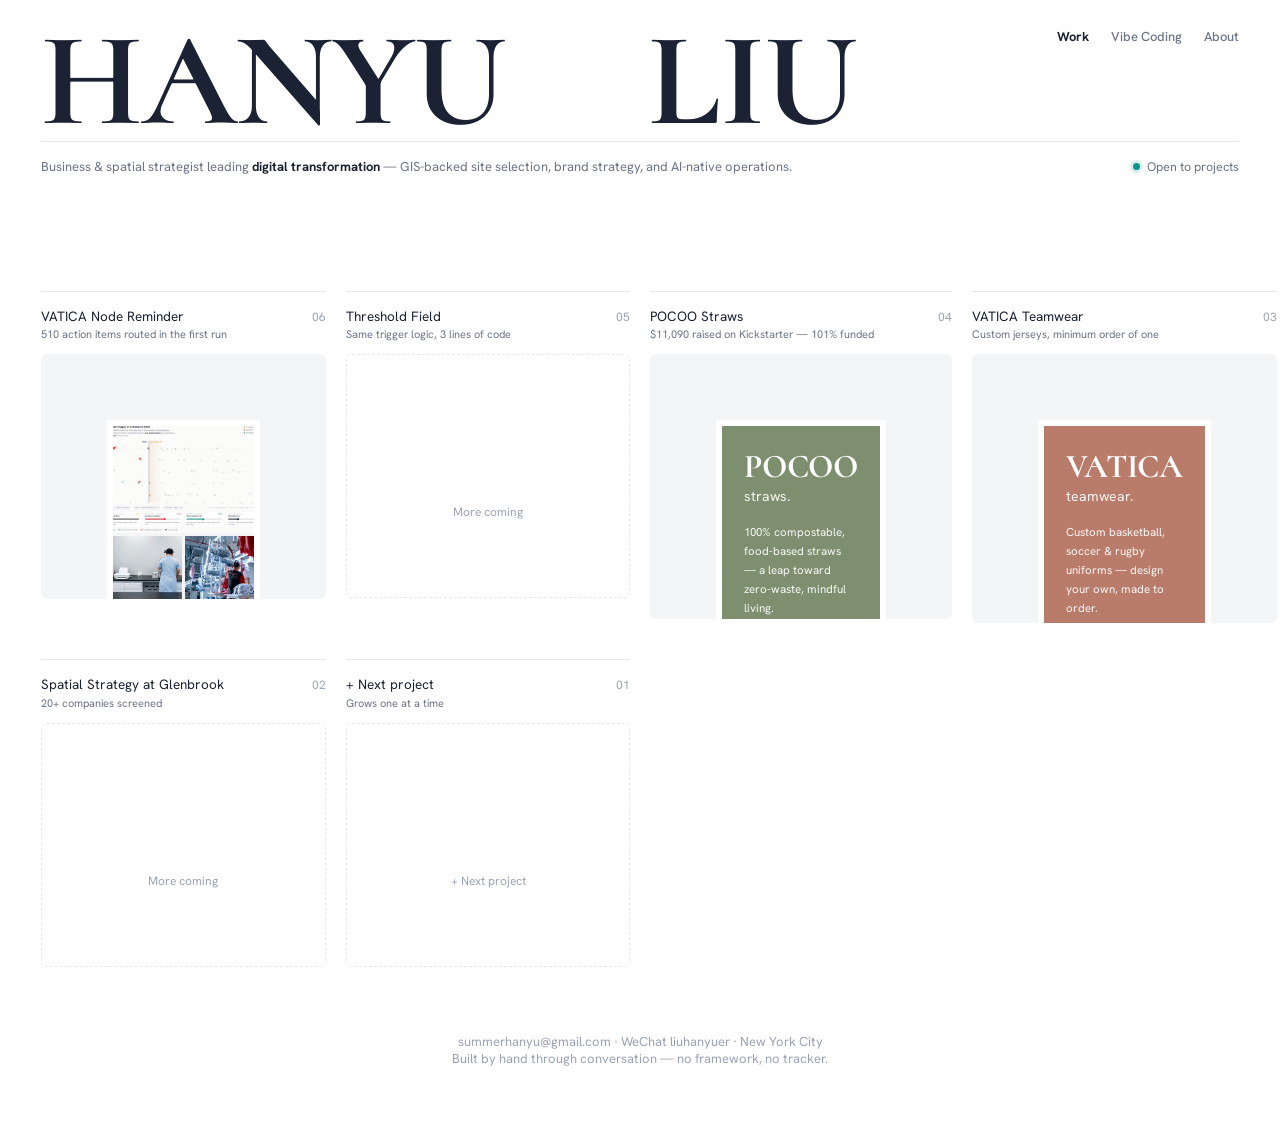
<file: hanyu-portfolio-round4/index.html>
<!DOCTYPE html>
<html lang="en">
<head>
<meta charset="UTF-8">
<meta name="viewport" content="width=device-width, initial-scale=1.0">
<title>Hanyu Liu — Spatial Strategy × Ops Tooling × AI-Native Craft</title>
<meta name="description" content="Business & spatial strategist leading digital transformation across site selection, brand strategy, and AI-native operations.">
<meta name="view-transition" content="same-origin">
<link rel="stylesheet" href="style.css">
<script src="site.js" defer></script>
</head>
<body>

  <div class="stickybar">
    <a class="sb-h" href="index.html" title="Hanyu Liu">
      <span class="sb-logo">H</span><span class="sb-hanzi">菡雨</span>
    </a>
    <nav>
      <a href="index.html" class="active">Work</a>
      <a href="vibe-coding.html">Vibe Coding</a>
      <a href="about.html">About</a>
    </nav>
    <a class="sb-l" href="index.html" title="Hanyu Liu">
      <span class="sb-logo">L</span><span class="sb-hanzi">刘</span>
    </a>
  </div>

  <header class="sitehead">
    <div class="mark cols4">
      <a class="m1" href="index.html">HANYU</a>
      <a class="m2" href="index.html">LIU</a>
      <nav class="marknav">
        <a href="index.html" class="active">Work</a>
        <a href="vibe-coding.html">Vibe Coding</a>
        <a href="about.html">About</a>
      </nav>
    </div>
    <div class="hbar cols4">
      <div class="hb bio">Business &amp; spatial strategist leading <b>digital transformation</b> —
         GIS-backed site selection, brand strategy, and AI-native operations.</div>
      <div class="hb status"><span class="dot"></span>Open to projects</div>
    </div>
  </header>

  <div class="wrap">
    <div class="pgrid">

      <div class="pcard">
        <div class="phead">
          <div><div class="pt">VATICA Node Reminder</div><div class="pc">510 action items routed in the first run</div></div>
          <div class="pid">06</div>
        </div>
        <a class="ptile" href="cases/vatica-node-reminder.html">
          <div class="pmedia vt-vatica">
            <div class="poster">
              <div class="p-main"><img src="assets/vatica-thumb.jpg" alt="Threshold trigger simulation"></div>
              <div class="p-strip">
                <div class="p-cell"><img src="assets/vatica-qc-lab.jpg" alt="QC lab"></div>
                <div class="p-cell"><img src="assets/vatica-factory-floor.jpg" alt="Factory floor"></div>
              </div>
            </div>
          </div>
        </a>
      </div>

      <div class="pcard">
        <div class="phead">
          <div><div class="pt">Threshold Field</div><div class="pc">Same trigger logic, 3 lines of code</div></div>
          <div class="pid">05</div>
        </div>
        <a class="ptile slot" href="demos/vatica-threshold-field.html">
          <div class="pmedia">More coming</div>
        </a>
      </div>

      <div class="pcard">
        <div class="phead">
          <div><div class="pt">POCOO Straws</div><div class="pc">$11,090 raised on Kickstarter — 101% funded</div></div>
          <div class="pid">04</div>
        </div>
        <div class="ptile">
          <div class="pmedia plabel pl-pocoo">
            <div class="pl-top">
              <div class="pl-brand">POCOO</div>
              <div class="pl-sub">straws.</div>
            </div>
            <div class="pl-desc">100% compostable, food-based straws — a leap toward zero-waste, mindful living.</div>
            <div class="pl-meta">PRODUCT DESIGN · KICKSTARTER · JUL–AUG 2023 · NEW YORK, NY · 57 BACKERS</div>
            <div class="pl-stat">$11,090 raised <span>· 101% funded · Project We Love</span></div>
          </div>
        </div>
      </div>

      <div class="pcard">
        <div class="phead">
          <div><div class="pt">VATICA Teamwear</div><div class="pc">Custom jerseys, minimum order of one</div></div>
          <div class="pid">03</div>
        </div>
        <div class="ptile">
          <div class="pmedia plabel pl-vatica">
            <div class="pl-top">
              <div class="pl-brand">VATICA</div>
              <div class="pl-sub">teamwear.</div>
            </div>
            <div class="pl-desc">Custom basketball, soccer &amp; rugby uniforms — design your own, made to order.</div>
            <div class="pl-meta">SPORT &amp; PERFORMANCE CLOTHING · JIANGXI, CHINA · DESIGN YOUR OWN TEAMWEAR</div>
            <div class="pl-stat">MOQ 1 piece <span>· custom print &amp; personalization</span></div>
          </div>
        </div>
      </div>

      <div class="pcard">
        <div class="phead">
          <div><div class="pt">Spatial Strategy at Glenbrook</div><div class="pc">20+ companies screened</div></div>
          <div class="pid">02</div>
        </div>
        <div class="ptile slot">
          <div class="pmedia">More coming</div>
        </div>
      </div>

      <div class="pcard">
        <div class="phead">
          <div><div class="pt">+ Next project</div><div class="pc">Grows one at a time</div></div>
          <div class="pid">01</div>
        </div>
        <div class="ptile slot">
          <div class="pmedia">+ Next project</div>
        </div>
      </div>

    </div>
  </div>

  <footer class="sitefoot">
    summerhanyu@gmail.com · WeChat liuhanyuer · New York City<br>
    Built by hand through conversation — no framework, no tracker.
  </footer>
</body>
</html>
</file>
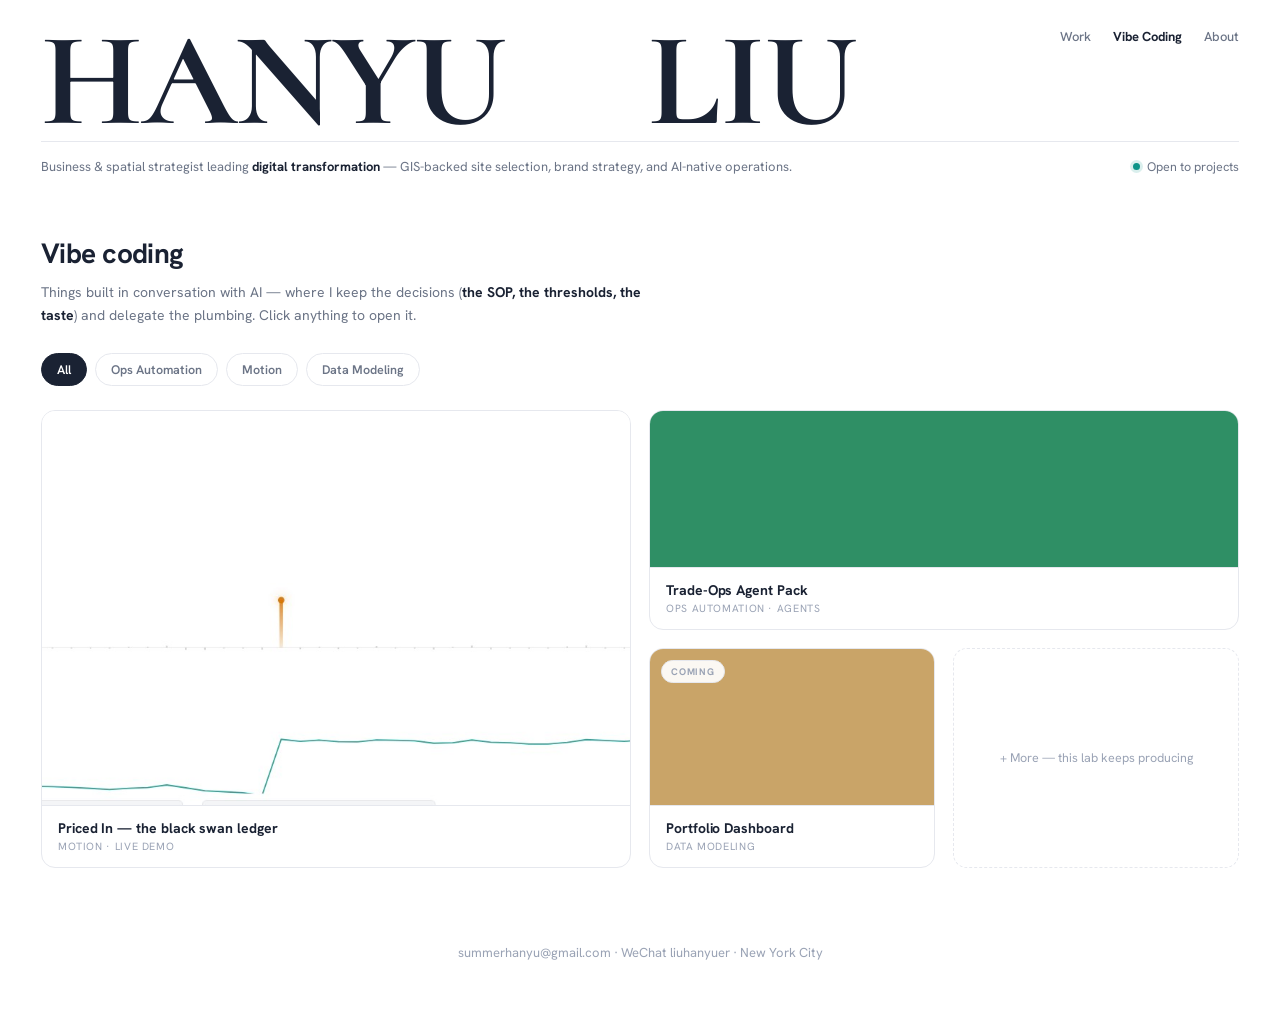
<file: hanyu-portfolio-round4/vibe-coding.html>
<!DOCTYPE html>
<html lang="en">
<head>
<meta charset="UTF-8">
<meta name="viewport" content="width=device-width, initial-scale=1.0">
<title>Vibe Coding — Hanyu Liu</title>
<meta name="view-transition" content="same-origin">
<link rel="stylesheet" href="style.css">
<script src="site.js" defer></script>
<style>
  /* ---------- landing: plain intro + a playful bento grid, same spirit as
     the Work grid but livelier — varied card sizes instead of a uniform row ---------- */
  header.vintro{ padding:44px 0 4px; }
  header.vintro h1{ font-size:28px; font-weight:680; letter-spacing:-0.02em; margin:0 0 10px; }
  header.vintro p{ font-size:14px; color:var(--dim); max-width:600px; line-height:1.65; margin:0; }
  header.vintro p b{ color:var(--ink); }

  .chips{ display:flex; gap:8px; flex-wrap:wrap; padding:22px 0 8px; }
  .chip{
    font-size:12.5px; font-weight:600; color:var(--dim); background:var(--panel);
    border:1px solid var(--line); border-radius:100px; padding:7px 15px; cursor:pointer;
    transition:all .18s ease; user-select:none;
  }
  .chip:hover{ color:var(--ink); }
  .chip.on{ background:var(--ink); color:#fff; border-color:var(--ink); }

  /* bento grid — explicit spans (not named areas) + auto-flow:dense, so
     filtering out a card lets the rest repack instead of leaving a hole */
  .vgrid{
    display:grid; grid-template-columns:repeat(4,1fr); grid-auto-rows:220px; grid-auto-flow:dense;
    gap:18px; padding:16px 0 20px;
  }
  .vcard{
    border-radius:14px; overflow:hidden; border:1px solid var(--line); background:var(--panel);
    cursor:pointer; position:relative; display:flex; flex-direction:column;
    transition:transform .25s ease, box-shadow .25s ease;
  }
  .vcard:hover{ transform:translateY(-4px); box-shadow:0 16px 36px rgba(26,34,51,0.12); }
  .vcard.hidden{ display:none; }
  .vcard.sz-big{ grid-column:span 2; grid-row:span 2; }
  .vcard.sz-wide{ grid-column:span 2; grid-row:span 1; }
  .vcard.sz-med, .vcard.sz-small{ grid-column:span 1; grid-row:span 1; }
  .vcard .vmedia{ flex:1 1 auto; position:relative; overflow:hidden; min-height:0; }
  .vcard .vmedia img{ width:100%; height:100%; object-fit:cover; display:block; }
  .vcard .vcap{ padding:13px 16px 14px; border-top:1px solid var(--line); flex:0 0 auto; }
  .vcard .vcap .t{ font-size:14px; font-weight:650; margin-bottom:2px; letter-spacing:-0.005em; }
  .vcard .vcap .c{ font-size:10.5px; color:var(--faint); text-transform:uppercase; letter-spacing:.06em; }
  .vcard .vph{ position:absolute; inset:0; }
  .vcard .soonmark{ position:absolute; top:11px; left:11px; font-size:9.5px; letter-spacing:.08em;
    text-transform:uppercase; background:rgba(255,255,255,0.92); border:1px solid var(--line); color:var(--faint);
    border-radius:100px; padding:4px 9px; font-weight:650; z-index:2; }
  /* the trailing "+ more" tile — dashed, non-interactive, matches the Work
     grid's own "+ Next project" slot */
  .vcard.slot{
    cursor:default; border-style:dashed; background:transparent;
  }
  .vcard.slot:hover{ transform:none; box-shadow:none; }
  .vcard.slot .vmedia{ display:flex; align-items:center; justify-content:center; color:var(--faint); font-size:12.5px; text-align:center; padding:10px; }

  @media (max-width:860px){
    .vgrid{ grid-template-columns:1fr; grid-auto-rows:auto; }
    .vcard.sz-big, .vcard.sz-wide, .vcard.sz-med, .vcard.sz-small{ grid-column:auto; grid-row:auto; }
    .vcard .vmedia{ min-height:210px; }
  }

  /* ---------- item detail modal — solid white info rail (spans the full
     panel height, flush top-to-bottom) + a centered preview card floating
     over a blurred "glass" stage — the info rail is 0.382 of the viewport
     width, the glass stage the 0.618 major (golden ratio, same proportion
     the Work case-study page uses the other way round) ---------- */
  .overlay{
    position:fixed; inset:0; z-index:100; display:none;
  }
  .overlay.open{ display:flex; }

  .info-rail{
    width:38.2%; min-width:320px; max-width:600px; flex:0 0 auto;
    height:100vh; background:#fff; border-right:1px solid var(--line);
    overflow-y:auto; position:relative;
    padding:64px 34px 30px; display:flex; flex-direction:column;
  }
  .info-rail .cat{ font-size:11px; letter-spacing:.14em; text-transform:uppercase; color:var(--faint); margin-bottom:8px; }
  .info-rail h2{ margin:0 0 14px; font-size:20px; font-weight:680; letter-spacing:-0.01em; line-height:1.25; }
  .info-rail .desc{ font-size:13.5px; line-height:1.7; color:#3a4356; margin-bottom:22px; }
  .kv{ border-top:1px solid var(--line); padding:11px 0; display:flex; justify-content:space-between; gap:14px; }
  .kv .k{ font-size:10.5px; color:var(--faint); text-transform:uppercase; letter-spacing:.05em; }
  .kv .v{ font-size:12.5px; color:var(--ink); font-weight:650; text-align:right; }
  .info-rail .open-link{ margin-top:auto; padding-top:18px; }
  .info-rail .open-link a{ font-size:13px; font-weight:650; color:var(--amber); text-decoration:none; }

  .glass-stage{
    flex:1 1 auto; height:100vh; position:relative; overflow:hidden;
    background:rgba(251,251,250,0.6); backdrop-filter:blur(18px) saturate(1.1);
    display:flex; align-items:center; justify-content:center; padding:6vh 5vw;
  }
  .preview-card{
    width:min(980px,100%); background:#fff; border-radius:16px; overflow:hidden;
    border:1px solid var(--line); box-shadow:0 30px 80px rgba(26,34,51,0.22);
    animation:pop .28s ease;
  }
  @keyframes pop{ from{ transform:scale(.97); opacity:0; } to{ transform:scale(1); opacity:1; } }
  .media{ background:var(--mat); aspect-ratio:16/10; position:relative; }
  .media iframe{ width:100%; height:100%; border:0; display:block; }
  .media img{ width:100%; height:100%; object-fit:cover; display:block; }
  .media .phbig{ position:absolute; inset:0; display:flex; align-items:center; justify-content:center;
    color:#fff; font-size:15px; font-weight:650; letter-spacing:.02em; text-align:center; padding:0 40px; }

  .ctrl{
    position:absolute; top:18px; display:flex; align-items:center; justify-content:center;
    width:34px; height:34px; border-radius:50%; background:rgba(255,255,255,0.85);
    border:1px solid var(--line); cursor:pointer; font-size:15px; color:var(--ink); z-index:5;
    user-select:none;
  }
  .ctrl:hover{ background:#fff; }
  .info-rail .ctrl.x{ left:18px; }
  .glass-stage .ctrl.prev{ right:64px; } .glass-stage .ctrl.next{ right:18px; }

  @media (max-width:860px){
    .overlay.open{ flex-direction:column; overflow-y:auto; height:100vh; }
    .info-rail{ width:100%; max-width:none; height:auto; min-height:0; border-right:none; border-bottom:1px solid var(--line); padding:56px 20px 24px; }
    .glass-stage{ height:auto; min-height:320px; padding:24px 16px; }
  }
</style>
</head>
<body>
  <div class="stickybar">
    <a class="sb-h" href="index.html" title="Hanyu Liu">
      <span class="sb-logo">H</span><span class="sb-hanzi">菡雨</span>
    </a>
    <nav>
      <a href="index.html">Work</a>
      <a href="vibe-coding.html" class="active">Vibe Coding</a>
      <a href="about.html">About</a>
    </nav>
    <a class="sb-l" href="index.html" title="Hanyu Liu">
      <span class="sb-logo">L</span><span class="sb-hanzi">刘</span>
    </a>
  </div>

  <header class="sitehead">
    <div class="mark cols4">
      <a class="m1" href="index.html">HANYU</a>
      <a class="m2" href="index.html">LIU</a>
      <nav class="marknav">
        <a href="index.html">Work</a>
        <a href="vibe-coding.html" class="active">Vibe Coding</a>
        <a href="about.html">About</a>
      </nav>
    </div>
    <div class="hbar cols4">
      <div class="hb bio">Business &amp; spatial strategist leading <b>digital transformation</b> —
         GIS-backed site selection, brand strategy, and AI-native operations.</div>
      <div class="hb status"><span class="dot"></span>Open to projects</div>
    </div>
  </header>

  <div class="wrap">
    <header class="vintro">
      <h1>Vibe coding</h1>
      <p>Things built in conversation with AI — where I keep the decisions
         (<b>the SOP, the thresholds, the taste</b>) and delegate the plumbing.
         Click anything to open it.</p>
    </header>

    <div class="chips" id="chips">
      <span class="chip on" data-cat="all">All</span>
      <span class="chip" data-cat="ops">Ops Automation</span>
      <span class="chip" data-cat="motion">Motion</span>
      <span class="chip" data-cat="data">Data Modeling</span>
    </div>

    <div class="vgrid" id="grid"></div>
  </div>

  <!-- item detail: flush white info rail (0.382) + centered preview card
       on a blurred glass stage (0.618) -->
  <div class="overlay" id="overlay">
    <div class="info-rail" id="infoRail">
      <div class="ctrl x" id="btnX">✕</div>
      <div class="cat" id="mCat"></div>
      <h2 id="mTitle"></h2>
      <div class="desc" id="mDesc"></div>
      <div id="mKv"></div>
      <div class="open-link" id="mLink"></div>
    </div>
    <div class="glass-stage">
      <div class="ctrl prev" id="btnPrev">←</div>
      <div class="ctrl next" id="btnNext">→</div>
      <div class="preview-card">
        <div class="media" id="mMedia"></div>
      </div>
    </div>
  </div>

  <footer class="sitefoot">
    summerhanyu@gmail.com · WeChat liuhanyuer · New York City
  </footer>

<script>
const ITEMS = [
  {
    cat:'motion', catLabel:'Motion · Live demo', title:'Priced In — the black swan ledger', size:'big',
    desc:'A live simulation of antifragility: ordinary days are noise, already priced in — no durable edge either way. Every so often the field throws a rare, oversized event, and the sliders let you tune how convex the payoff is and how exposed you stay. Watch how much of the cumulative line one rare day is responsible for.',
    kv:{ Category:'Motion · Systems thinking', Stack:'Canvas · zero deps', Interaction:'4 sliders · live sim', Concept:'Antifragility / convexity' },
    media:{ type:'iframe', src:'demos/antifragility-field.html' },
    tile:{ type:'img', src:'assets/antifragility-thumb.jpg' }
  },
  {
    cat:'ops', catLabel:'Ops Automation · Agents', title:'Trade-Ops Agent Pack', size:'wide',
    desc:'Inquiry triage and order-update agents for a garment exporter: system prompts that encode the sales SOP, knowledge-base templates the team fills once and reuses everywhere. Platform-portable — same pack runs on Claude or domestic Chinese platforms.',
    kv:{ Category:'Agents', Stack:'Prompt architecture', Portability:'Cross-platform', Status:'Delivered' },
    media:{ type:'ph', label:'Prompt architecture — no UI to screenshot, that’s the point' },
    tile:{ type:'ph', cls:'sw-teal' }
  },
  {
    cat:'data', catLabel:'Data Modeling', title:'Portfolio Dashboard', size:'med',
    desc:'Reserved space: an investment-portfolio dashboard and other numeric interfaces — built for my own ventures first, generalized later. This category grows as the lab produces.',
    kv:{ Category:'Data Modeling', Stack:'TBD', Status:'In the lab' },
    media:{ type:'ph', label:'In the lab — reserved for numeric interfaces' },
    tile:{ type:'ph', cls:'sw-sand', soon:true }
  },
];

const grid = document.getElementById('grid');
ITEMS.forEach((it, i) => {
  const d = document.createElement('div');
  d.className = `vcard sz-${it.size}`; d.dataset.cat = it.cat; d.dataset.i = i;
  if (it.tile.type === 'img') {
    d.innerHTML = `<div class="vmedia"><img src="${it.tile.src}" alt="${it.title}"></div>
      <div class="vcap"><div class="t">${it.title}</div><div class="c">${it.catLabel}</div></div>`;
  } else {
    d.innerHTML = `<div class="vmedia"><div class="vph ${it.tile.cls}"></div>
      ${it.tile.soon ? '<span class="soonmark">Coming</span>' : ''}</div>
      <div class="vcap"><div class="t">${it.title}</div><div class="c">${it.catLabel}</div></div>`;
  }
  d.addEventListener('click', () => openModal(i));
  grid.appendChild(d);
});

// trailing "+ more" tile — always present, not part of the filterable/modal item set
const slot = document.createElement('div');
slot.className = 'vcard sz-small slot';
slot.innerHTML = `<div class="vmedia">+ More — this lab keeps producing</div>`;
grid.appendChild(slot);

// filter
document.getElementById('chips').addEventListener('click', e => {
  const chip = e.target.closest('.chip'); if (!chip) return;
  document.querySelectorAll('.chip').forEach(c => c.classList.remove('on'));
  chip.classList.add('on');
  const cat = chip.dataset.cat;
  document.querySelectorAll('.vcard[data-cat]').forEach(t =>
    t.classList.toggle('hidden', cat !== 'all' && t.dataset.cat !== cat));
});

// modal
const overlay = document.getElementById('overlay');
let cur = 0;
function visibleIdx(){
  const cat = document.querySelector('.chip.on').dataset.cat;
  return ITEMS.map((it,i)=>({it,i})).filter(x => cat==='all'||x.it.cat===cat).map(x=>x.i);
}
function openModal(i){
  cur = i;
  const it = ITEMS[i];
  document.getElementById('mCat').textContent = it.catLabel;
  document.getElementById('mTitle').textContent = it.title;
  document.getElementById('mDesc').textContent = it.desc;
  document.getElementById('mKv').innerHTML = Object.entries(it.kv)
    .map(([k,v]) => `<div class="kv"><span class="k">${k}</span><span class="v">${v}</span></div>`).join('');
  document.getElementById('mLink').innerHTML = it.link ? `<a href="${it.link.href}">${it.link.label}</a>` : '';
  const m = document.getElementById('mMedia');
  if (it.media.type === 'iframe') m.innerHTML = `<iframe src="${it.media.src}"></iframe>`;
  else if (it.media.type === 'img') m.innerHTML = `<img src="${it.media.src}" alt="${it.title}">`;
  else m.innerHTML = `<div class="ph ${ITEMS[i].tile.cls||''}" style="position:absolute;inset:0"></div><div class="phbig">${it.media.label}</div>`;
  overlay.classList.add('open');
  document.body.style.overflow = 'hidden';
}
function closeModal(){
  overlay.classList.remove('open');
  document.getElementById('mMedia').innerHTML = '';
  document.body.style.overflow = '';
}
function step(dir){
  const vis = visibleIdx();
  const pos = vis.indexOf(cur);
  openModal(vis[(pos + dir + vis.length) % vis.length]);
}
document.getElementById('btnX').onclick = closeModal;
document.getElementById('btnPrev').onclick = e => { e.stopPropagation(); step(-1); };
document.getElementById('btnNext').onclick = e => { e.stopPropagation(); step(1); };
overlay.addEventListener('click', e => { if (e.target === overlay) closeModal(); });
document.addEventListener('keydown', e => {
  if (!overlay.classList.contains('open')) return;
  if (e.key === 'Escape') closeModal();
  if (e.key === 'ArrowLeft') step(-1);
  if (e.key === 'ArrowRight') step(1);
});
</script>
</body>
</html>
</file>
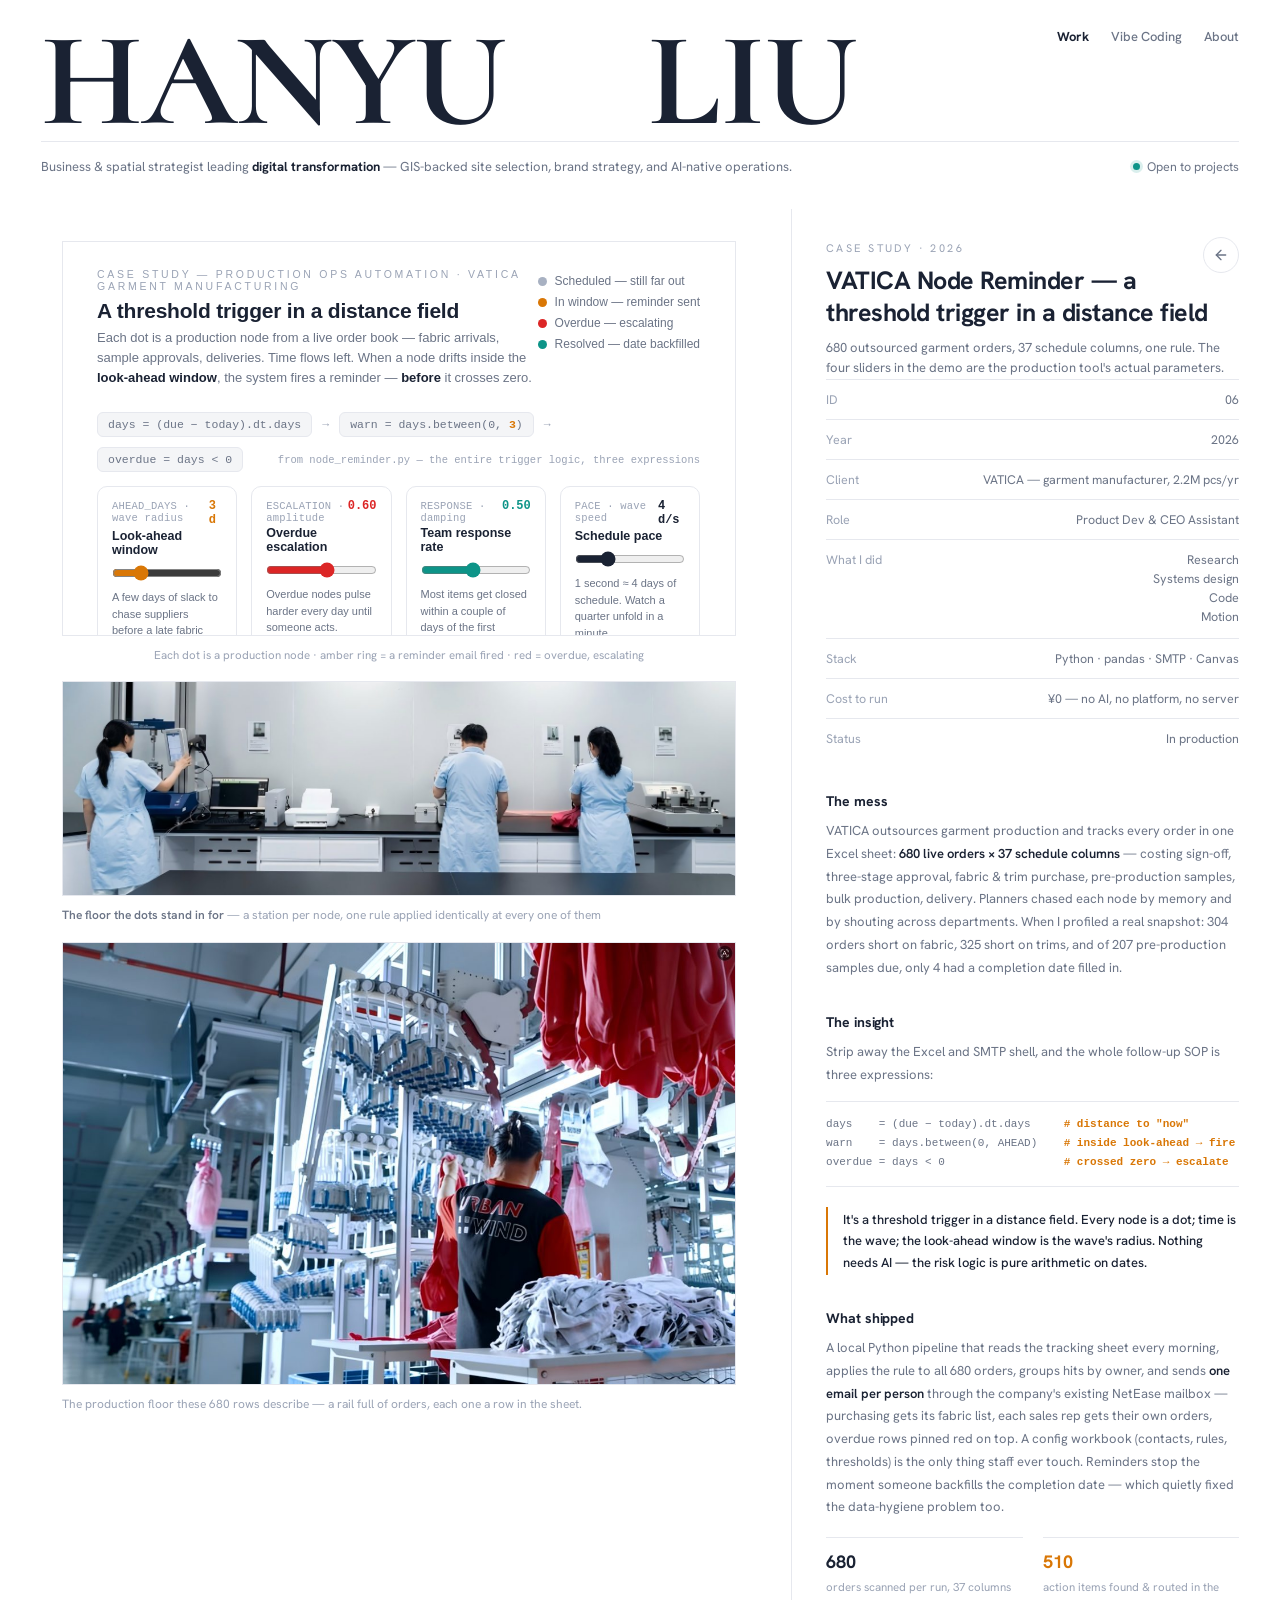
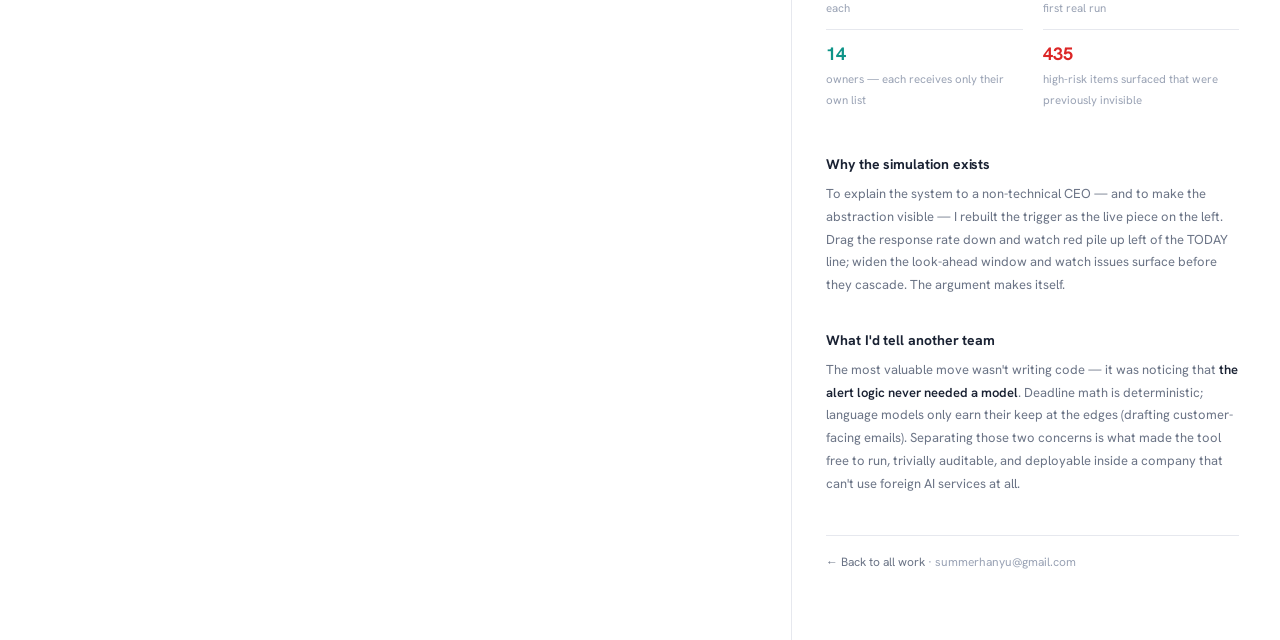
<file: hanyu-portfolio-round4/cases/vatica-node-reminder.html>
<!DOCTYPE html>
<html lang="en">
<head>
<meta charset="UTF-8">
<meta name="viewport" content="width=device-width, initial-scale=1.0">
<title>VATICA Node Reminder — Case Study · Hanyu Liu</title>
<link rel="stylesheet" href="../style.css">
<meta name="view-transition" content="same-origin">
<script src="../site.js" defer></script>
<style>
  .kicker{ font-size:11px; letter-spacing:.22em; text-transform:uppercase; color:var(--faint); margin-bottom:10px; }
  h1{ font-size:clamp(20px,2.2vw,25px); font-weight:680; letter-spacing:-0.02em; margin:0 0 8px; line-height:1.3; }
  .lede{ font-size:13px; color:var(--dim); line-height:1.6; margin:0; }

  .demo-hint{ font-size:11.5px; color:var(--faint); margin-top:-8px; text-align:center; line-height:1.5; }

  /* one consistent type scale for the whole narrative — 13px body,
     14px section heads, same ink/dim palette the metadata rows use */
  h2{ font-size:14px; font-weight:650; margin:34px 0 10px; letter-spacing:-0.005em; color:var(--ink); }
  p{ font-size:13px; line-height:1.75; color:var(--dim); margin:0 0 14px; }
  p b{ color:var(--ink); font-weight:600; }
  .pull{ border-left:2px solid var(--amber); padding:2px 0 2px 15px; margin:20px 0;
    font-size:13px; line-height:1.65; color:var(--ink); font-weight:500; }
  pre{ border-top:1px solid var(--line); border-bottom:1px solid var(--line); padding:13px 0;
    font-family:"SF Mono",Menlo,Consolas,monospace; font-size:11px; line-height:1.75; overflow-x:auto; color:var(--dim); margin:14px 0; }
  pre em{ font-style:normal; color:var(--amber); font-weight:600; }

  .grid2{ display:grid; grid-template-columns:1fr 1fr; column-gap:20px; margin:18px 0 6px; }
  @media (max-width:480px){ .grid2{ grid-template-columns:1fr; } }
  .fact{ padding:12px 0; border-top:1px solid var(--line); }
  .fact b{ display:block; font-size:18px; font-weight:650; margin-bottom:2px; font-variant-numeric:tabular-nums; color:var(--ink); }
  .fact span{ font-size:11.5px; color:var(--faint); line-height:1.5; }
  .fact.a b{ color:var(--amber);} .fact.r b{ color:var(--red);} .fact.t b{ color:var(--teal);}
</style>
</head>
<body>
  <div class="stickybar">
    <a class="sb-h" href="../index.html" title="Hanyu Liu">
      <span class="sb-logo">H</span><span class="sb-hanzi">菡雨</span>
    </a>
    <nav>
      <a href="../index.html" class="active">Work</a>
      <a href="../vibe-coding.html">Vibe Coding</a>
      <a href="../about.html">About</a>
    </nav>
    <a class="sb-l" href="../index.html" title="Hanyu Liu">
      <span class="sb-logo">L</span><span class="sb-hanzi">刘</span>
    </a>
  </div>

  <header class="sitehead">
    <div class="mark cols4">
      <a class="m1" href="../index.html">HANYU</a>
      <a class="m2" href="../index.html">LIU</a>
      <nav class="marknav">
        <a href="../index.html" class="active">Work</a>
        <a href="../vibe-coding.html">Vibe Coding</a>
        <a href="../about.html">About</a>
      </nav>
    </div>
    <div class="hbar cols4">
      <div class="hb bio">Business &amp; spatial strategist leading <b>digital transformation</b> —
         GIS-backed site selection, brand strategy, and AI-native operations.</div>
      <div class="hb status"><span class="dot"></span>Open to projects</div>
    </div>
  </header>

  <div class="pdcase">

    <!-- LEFT — sticky media rail: scrolls its own contents, pinned while the text column reads down -->
    <div class="pdmedia-col">
      <iframe class="vt-vatica" src="../demos/vatica-threshold-field.html" title="Interactive threshold-field demo"></iframe>
      <div class="demo-hint">Each dot is a production node · amber ring = a reminder email fired · red = overdue, escalating</div>
      <img src="../assets/vatica-qc-lab.jpg" alt="VATICA quality control lab — three technicians at evenly spaced testing stations">
      <div class="cap"><b>The floor the dots stand in for</b> — a station per node, one rule applied identically at every one of them</div>
      <img src="../assets/vatica-factory-floor.jpg" alt="VATICA production floor — garments on an overhead conveyor rail">
      <div class="cap">The production floor these 680 rows describe — a rail full of orders, each one a row in the sheet.</div>
    </div>

    <!-- RIGHT — gray text column: metadata panel, then the full narrative, read by scrolling down -->
    <div class="pdtext-col">
      <a class="back-icon" href="../index.html" title="Back to homepage" aria-label="Back to homepage">
        <svg viewBox="0 0 24 24" fill="none" stroke="currentColor" stroke-width="2" stroke-linecap="round" stroke-linejoin="round"><line x1="19" y1="12" x2="5" y2="12"/><polyline points="12 19 5 12 12 5"/></svg>
      </a>
      <div class="kicker">Case Study · 2026</div>
      <h1>VATICA Node Reminder — a threshold trigger in a distance field</h1>
      <p class="lede">680 outsourced garment orders, 37 schedule columns, one rule. The four sliders in the demo are the production tool's actual parameters.</p>

      <div class="pdrow"><span class="k">ID</span><span class="v">06</span></div>
      <div class="pdrow"><span class="k">Year</span><span class="v">2026</span></div>
      <div class="pdrow"><span class="k">Client</span><span class="v">VATICA — garment manufacturer, 2.2M pcs/yr</span></div>
      <div class="pdrow"><span class="k">Role</span><span class="v">Product Dev &amp; CEO Assistant</span></div>
      <div class="pdrow"><span class="k">What I did</span><span class="v list"><div>Research</div><div>Systems design</div><div>Code</div><div>Motion</div></span></div>
      <div class="pdrow"><span class="k">Stack</span><span class="v">Python · pandas · SMTP · Canvas</span></div>
      <div class="pdrow"><span class="k">Cost to run</span><span class="v">¥0 — no AI, no platform, no server</span></div>
      <div class="pdrow"><span class="k">Status</span><span class="v">In production</span></div>

      <h2>The mess</h2>
      <p>VATICA outsources garment production and tracks every order in one Excel sheet:
         <b>680 live orders × 37 schedule columns</b> — costing sign-off, three-stage approval,
         fabric &amp; trim purchase, pre-production samples, bulk production, delivery.
         Planners chased each node by memory and by shouting across departments.
         When I profiled a real snapshot: 304 orders short on fabric, 325 short on trims,
         and of 207 pre-production samples due, only 4 had a completion date filled in.</p>

      <h2>The insight</h2>
      <p>Strip away the Excel and SMTP shell, and the whole follow-up SOP is three expressions:</p>
      <pre>days    = (due − today).dt.days     <em># distance to "now"</em>
warn    = days.between(0, AHEAD)    <em># inside look-ahead → fire</em>
overdue = days &lt; 0                  <em># crossed zero → escalate</em></pre>
      <div class="pull">It's a threshold trigger in a distance field. Every node is a dot;
        time is the wave; the look-ahead window is the wave's radius.
        Nothing needs AI — the risk logic is pure arithmetic on dates.</div>

      <h2>What shipped</h2>
      <p>A local Python pipeline that reads the tracking sheet every morning, applies the rule to all
         680 orders, groups hits by owner, and sends <b>one email per person</b> through the company's
         existing NetEase mailbox — purchasing gets its fabric list, each sales rep gets their own orders,
         overdue rows pinned red on top. A config workbook (contacts, rules, thresholds) is the only thing
         staff ever touch. Reminders stop the moment someone backfills the completion date —
         which quietly fixed the data-hygiene problem too.</p>
      <div class="grid2">
        <div class="fact"><b>680</b><span>orders scanned per run, 37 columns each</span></div>
        <div class="fact a"><b>510</b><span>action items found &amp; routed in the first real run</span></div>
        <div class="fact t"><b>14</b><span>owners — each receives only their own list</span></div>
        <div class="fact r"><b>435</b><span>high-risk items surfaced that were previously invisible</span></div>
      </div>

      <h2>Why the simulation exists</h2>
      <p>To explain the system to a non-technical CEO — and to make the abstraction visible —
         I rebuilt the trigger as the live piece on the left. Drag the response rate down
         and watch red pile up left of the TODAY line; widen the look-ahead window and watch issues
         surface before they cascade. The argument makes itself.</p>

      <h2>What I'd tell another team</h2>
      <p>The most valuable move wasn't writing code — it was noticing that <b>the alert logic never
         needed a model</b>. Deadline math is deterministic; language models only earn their keep at the
         edges (drafting customer-facing emails). Separating those two concerns is what made the tool
         free to run, trivially auditable, and deployable inside a company that can't use foreign AI
         services at all.</p>

      <div style="margin-top:40px;padding-top:18px;border-top:1px solid var(--line);font-size:12px;color:var(--faint);">
        <a href="../index.html" style="color:var(--dim);text-decoration:none;">← Back to all work</a> · summerhanyu@gmail.com
      </div>
    </div>

  </div>

</body>
</html>
</file>
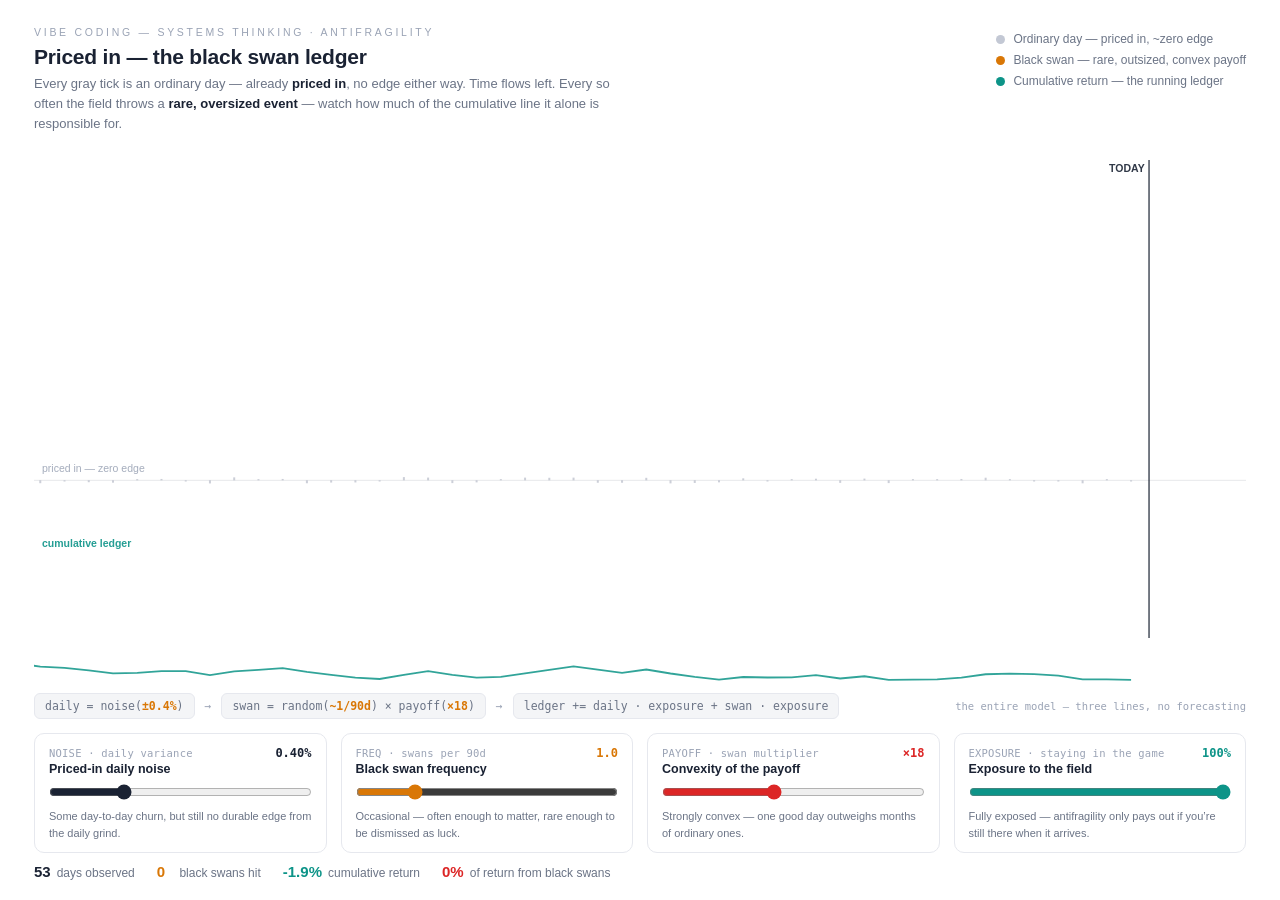
<file: hanyu-portfolio-round4/demos/antifragility-field.html>
<!DOCTYPE html>
<html lang="en">
<head>
<meta charset="UTF-8">
<meta name="viewport" content="width=device-width, initial-scale=1.0">
<title>Priced In — Antifragility &amp; the Black Swan Ledger</title>
<style>
  :root{
    --bg:#ffffff;
    --panel:#ffffff;
    --ink:#1a2233;
    --ink-dim:#6b7486;
    --ink-faint:#9aa3b5;
    --line:#e6e8ee;
    --idle:#c3c8d4;
    --amber:#d97706;
    --amber-soft:rgba(217,119,6,0.08);
    --red:#dc2626;
    --teal:#0d9488;
    --code-bg:#f4f5f7;
  }
  *{ box-sizing:border-box; }
  html,body{ margin:0; height:100%; background:var(--bg); overflow:hidden;
    font-family:-apple-system,BlinkMacSystemFont,"Segoe UI",Inter,Helvetica,Arial,sans-serif;
    color:var(--ink); }
  #wrap{ display:flex; flex-direction:column; height:100vh; padding:26px 34px 20px; gap:0; }

  header{ display:flex; justify-content:space-between; align-items:flex-start; flex:0 0 auto; }
  .kicker{ font-size:10.5px; letter-spacing:.26em; color:var(--ink-faint); text-transform:uppercase; margin-bottom:7px; }
  h1{ margin:0 0 5px; font-size:21px; font-weight:650; letter-spacing:-0.01em; }
  .sub{ font-size:13px; color:var(--ink-dim); max-width:580px; line-height:1.55; }
  .sub b{ color:var(--ink); font-weight:600; }

  .legend{ display:flex; flex-direction:column; gap:7px; padding-top:6px; }
  .lg{ display:flex; align-items:center; gap:8px; font-size:12px; color:var(--ink-dim); white-space:nowrap; }
  .lg .d{ width:9px; height:9px; border-radius:50%; flex:0 0 auto; }

  #fieldbox{ position:relative; flex:1 1 auto; min-height:0; margin:14px 0 10px; }
  canvas{ position:absolute; inset:0; width:100%; height:100%; display:block; }

  .codestrip{
    flex:0 0 auto; display:flex; gap:10px; align-items:center; flex-wrap:wrap;
    font-family:"SF Mono",SFMono-Regular,Menlo,Consolas,monospace; font-size:11.5px;
    color:var(--ink-dim); margin-bottom:14px;
  }
  .codestrip .chip{ background:var(--code-bg); border:1px solid var(--line); border-radius:6px; padding:5px 10px; }
  .codestrip .chip em{ font-style:normal; color:var(--amber); font-weight:600; }
  .codestrip .arrow{ color:var(--ink-faint); }
  .codestrip .src{ margin-left:auto; font-family:inherit; font-size:10.5px; color:var(--ink-faint); }

  .controls{ flex:0 0 auto; display:grid; grid-template-columns:repeat(4,1fr); gap:14px; }
  .ctl{ background:var(--panel); border:1px solid var(--line); border-radius:10px; padding:12px 14px 11px; }
  .ctl .row1{ display:flex; justify-content:space-between; align-items:baseline; margin-bottom:2px; }
  .ctl .pname{ font-family:"SF Mono",Menlo,Consolas,monospace; font-size:10.5px; color:var(--ink-faint); letter-spacing:.02em; }
  .ctl .pval{ font-family:"SF Mono",Menlo,Consolas,monospace; font-size:12px; font-weight:600; }
  .ctl .oplabel{ font-size:12.5px; font-weight:600; margin-bottom:7px; }
  .ctl input[type=range]{ width:100%; margin:0 0 7px; accent-color:var(--ink); height:18px; }
  .ctl .consequence{ font-size:11px; line-height:1.5; color:var(--ink-dim); min-height:2.9em; }
  .ctl.c-amber .pval{ color:var(--amber); } .ctl.c-amber input{ accent-color:var(--amber); }
  .ctl.c-red .pval{ color:var(--red); }   .ctl.c-red input{ accent-color:var(--red); }
  .ctl.c-teal .pval{ color:var(--teal); } .ctl.c-teal input{ accent-color:var(--teal); }
  .ctl.c-ink .pval{ color:var(--ink); }

  .stats{ display:flex; gap:22px; align-items:baseline; padding-top:10px; flex-wrap:wrap; }
  .stat{ display:flex; align-items:baseline; gap:6px; font-size:12px; color:var(--ink-dim); }
  .stat .n{ font-size:15px; font-weight:650; color:var(--ink); font-variant-numeric:tabular-nums; min-width:2ch; }
  .stat.s-amber .n{ color:var(--amber); } .stat.s-teal .n{ color:var(--teal); } .stat.s-red .n{ color:var(--red); }
</style>
</head>
<body>
<div id="wrap">
  <header>
    <div>
      <div class="kicker">Vibe Coding — Systems Thinking · Antifragility</div>
      <h1>Priced in — the black swan ledger</h1>
      <div class="sub">Every gray tick is an ordinary day — already <b>priced in</b>, no edge either way.
        Time flows left. Every so often the field throws a <b>rare, oversized event</b> —
        watch how much of the cumulative line it alone is responsible for.</div>
    </div>
    <div class="legend">
      <div class="lg"><span class="d" style="background:var(--idle)"></span>Ordinary day — priced in, ~zero edge</div>
      <div class="lg"><span class="d" style="background:var(--amber)"></span>Black swan — rare, outsized, convex payoff</div>
      <div class="lg"><span class="d" style="background:var(--teal)"></span>Cumulative return — the running ledger</div>
    </div>
  </header>

  <div id="fieldbox"><canvas id="c"></canvas></div>

  <div class="codestrip">
    <span class="chip">daily = noise(<em id="cNoise">±0.4%</em>)</span>
    <span class="arrow">→</span>
    <span class="chip">swan = random(<em id="cFreq">~1/90d</em>) × payoff(<em id="cPayoff">×18</em>)</span>
    <span class="arrow">→</span>
    <span class="chip">ledger += daily · exposure + swan · exposure</span>
    <span class="src">the entire model — three lines, no forecasting</span>
  </div>

  <div class="controls">
    <div class="ctl c-ink">
      <div class="row1"><span class="pname">NOISE · daily variance</span><span class="pval" id="vNoise">0.4%</span></div>
      <div class="oplabel">Priced-in daily noise</div>
      <input type="range" id="sNoise" min="0.1" max="1.2" step="0.05" value="0.4">
      <div class="consequence" id="qNoise"></div>
    </div>
    <div class="ctl c-amber">
      <div class="row1"><span class="pname">FREQ · swans per 90d</span><span class="pval" id="vFreq">1</span></div>
      <div class="oplabel">Black swan frequency</div>
      <input type="range" id="sFreq" min="0.2" max="4" step="0.1" value="1">
      <div class="consequence" id="qFreq"></div>
    </div>
    <div class="ctl c-red">
      <div class="row1"><span class="pname">PAYOFF · swan multiplier</span><span class="pval" id="vPayoff">×18</span></div>
      <div class="oplabel">Convexity of the payoff</div>
      <input type="range" id="sPayoff" min="2" max="40" step="1" value="18">
      <div class="consequence" id="qPayoff"></div>
    </div>
    <div class="ctl c-teal">
      <div class="row1"><span class="pname">EXPOSURE · staying in the game</span><span class="pval" id="vExp">100%</span></div>
      <div class="oplabel">Exposure to the field</div>
      <input type="range" id="sExp" min="0" max="100" step="5" value="100">
      <div class="consequence" id="qExp"></div>
    </div>
  </div>

  <div class="stats">
    <div class="stat"><span class="n" id="nDays">0</span>days observed</div>
    <div class="stat s-amber"><span class="n" id="nSwans">0</span>black swans hit</div>
    <div class="stat s-teal"><span class="n" id="nLedger">0.0%</span>cumulative return</div>
    <div class="stat s-red"><span class="n" id="nShare">0%</span>of return from black swans</div>
  </div>
</div>

<script>
(function(){
  const canvas = document.getElementById('c');
  const ctx = canvas.getContext('2d');
  const box = document.getElementById('fieldbox');

  const P = { noise:0.4, freq:1, payoff:18, exp:100 };

  const DAY_WINDOW = 50;     // total days visible across the width
  const SEED_DAYS = 46;      // days of history pre-simulated before "today"
  let W=0, H=0, dpr=1, midY=0, pxDay=0, todayX=0;

  function resize(){
    dpr = Math.min(window.devicePixelRatio||1, 2);
    W = box.clientWidth; H = box.clientHeight;
    canvas.width = W*dpr; canvas.height = H*dpr;
    canvas.style.width=W+'px'; canvas.style.height=H+'px';
    ctx.setTransform(dpr,0,0,dpr,0,0);
    midY = H*0.62;
    pxDay = W/DAY_WINDOW;
    todayX = SEED_DAYS*pxDay;
  }
  resize(); window.addEventListener('resize', resize);

  // ---- ledger state ----
  // events/ledgerHistory are positioned relative to the continuously advancing
  // `nowDay` clock (see frame loop below) — NOT to a fixed absolute window —
  // so the field scrolls smoothly forever instead of running off the right edge.
  let events = [];      // {day, mag, swan:bool}
  let ledgerFromNoise = 0, ledgerFromSwans = 0, swanCount = 0, dayCount = 0;
  let ledgerHistory = []; // {day, cum}

  function stepDay(day){
    dayCount++;
    const noiseMag = (Math.random()*2-1) * P.noise;   // ± noise%, ~zero mean, priced in
    let isSwan = Math.random() < (P.freq/90);
    let mag = noiseMag;
    if (isSwan){
      swanCount++;
      mag = P.noise * P.payoff * (0.6+Math.random()*0.8); // always positive — the convex win
    }
    const applied = mag * (P.exp/100);
    if (isSwan) ledgerFromSwans += applied; else ledgerFromNoise += applied;
    events.push({ day, mag, swan: isSwan });
    const cum = ledgerFromNoise + ledgerFromSwans;
    ledgerHistory.push({ day, cum });
    if (ledgerHistory.length > 600) ledgerHistory.shift();
    if (events.length > 600) events.shift();
  }
  for (let d=-SEED_DAYS; d<=0; d++) stepDay(d);
  let nowDay = 0, lastWholeDay = 0;

  // ---- copy ----
  const q = id=>document.getElementById(id);
  function updateCopy(){
    q('vNoise').textContent = P.noise.toFixed(2)+'%';
    q('cNoise').textContent = '±'+P.noise.toFixed(1)+'%';
    q('qNoise').textContent =
      P.noise<0.4 ? 'A tight, efficient market — ordinary days carry almost no signal.' :
      P.noise<0.8 ? 'Some day-to-day churn, but still no durable edge from the daily grind.' :
                    'Noisy days — easy to mistake for signal, but it still nets to nothing.';
    q('vFreq').textContent = P.freq.toFixed(1);
    q('cFreq').textContent = '~1/'+Math.round(90/P.freq)+'d';
    q('qFreq').textContent =
      P.freq<0.6 ? 'Rare. Most of the timeline is silence — the whole thesis rides on a handful of days.' :
      P.freq<2   ? 'Occasional — often enough to matter, rare enough to be dismissed as luck.' :
                   'Frequent enough that skeptics start calling it "the new normal" — right before it isn’t.';
    q('vPayoff').textContent = '×'+P.payoff;
    q('cPayoff').textContent = '×'+P.payoff;
    q('qPayoff').textContent =
      P.payoff<8  ? 'Mild convexity — the tail helps, but daily noise still competes for credit.' :
      P.payoff<22 ? 'Strongly convex — one good day outweighs months of ordinary ones.' :
                    'Extreme convexity — nearly the entire ledger is written by days you couldn’t have scheduled.';
    q('vExp').textContent = P.exp+'%';
    q('qExp').textContent =
      P.exp<30  ? 'Mostly on the sidelines — you dodge the noise, but you also miss the swan.' :
      P.exp<80  ? 'Partially in the game — some optionality captured, some left on the table.' :
                  'Fully exposed — antifragility only pays out if you’re still there when it arrives.';
  }
  const bind=(id,key,parse)=>{ const el=q(id); el.addEventListener('input',()=>{ P[key]=parse(el.value); updateCopy(); }); };
  bind('sNoise','noise',v=>+v); bind('sFreq','freq',v=>+v); bind('sPayoff','payoff',v=>+v); bind('sExp','exp',v=>+v);
  updateCopy();

  function updateStats(){
    q('nDays').textContent = dayCount;
    q('nSwans').textContent = swanCount;
    const cum = ledgerFromNoise + ledgerFromSwans;
    q('nLedger').textContent = (cum>=0?'+':'')+cum.toFixed(1)+'%';
    const total = Math.abs(ledgerFromNoise) + Math.abs(ledgerFromSwans);
    const share = total>0.001 ? Math.round(100*Math.abs(ledgerFromSwans)/total) : 0;
    q('nShare').textContent = share+'%';
  }

  // ---- sim / draw ----
  let acc = 0, last = performance.now();
  const DAYS_PER_SEC = 6;

  function draw(t){
    ctx.clearRect(0,0,W,H);

    // baseline (zero line)
    ctx.strokeStyle='rgba(26,34,51,0.10)'; ctx.lineWidth=1;
    ctx.beginPath(); ctx.moveTo(0,midY); ctx.lineTo(W,midY); ctx.stroke();
    ctx.fillStyle='rgba(154,163,181,0.9)';
    ctx.font='10.5px -apple-system,BlinkMacSystemFont,"Segoe UI",sans-serif';
    ctx.fillText('priced in — zero edge', 8, midY-8);

    // TODAY line
    ctx.strokeStyle='rgba(26,34,51,0.8)'; ctx.lineWidth=1.5;
    ctx.beginPath(); ctx.moveTo(todayX, 12); ctx.lineTo(todayX, H-46); ctx.stroke();
    ctx.fillStyle='rgba(26,34,51,0.9)';
    ctx.font='650 10.5px -apple-system,BlinkMacSystemFont,"Segoe UI",sans-serif';
    ctx.fillText('TODAY', todayX-40, 24);

    // events — positioned by distance from the continuously advancing "now", so
    // they drift smoothly leftward and the field never runs out of room
    const scaleY = (H*0.34) / 20; // px per % magnitude
    for (let i=0;i<events.length;i++){
      const e = events[i];
      const x = todayX - (nowDay-e.day)*pxDay;
      if (x<-20||x>W+20) continue;
      if (e.swan){
        const h = Math.min(H*0.42, e.mag*scaleY);
        const grad = ctx.createLinearGradient(0, midY-h, 0, midY);
        grad.addColorStop(0,'rgba(217,119,6,0.85)');
        grad.addColorStop(1,'rgba(217,119,6,0.15)');
        ctx.fillStyle = grad;
        ctx.fillRect(x-2.5, midY-h, 5, h);
        ctx.save();
        ctx.shadowBlur=14; ctx.shadowColor='rgba(217,119,6,0.55)';
        ctx.beginPath(); ctx.arc(x, midY-h, 4.5, 0, Math.PI*2);
        ctx.fillStyle='rgba(217,119,6,0.95)'; ctx.fill();
        ctx.restore();
      } else {
        const h = Math.max(1.2, Math.abs(e.mag)*scaleY*0.9);
        const up = e.mag>=0;
        ctx.fillStyle='rgba(163,168,184,0.55)';
        ctx.fillRect(x-1, up?midY-h:midY, 2, h);
      }
    }

    // cumulative ledger line
    if (ledgerHistory.length>1){
      const maxAbs = Math.max(10, ...ledgerHistory.map(p=>Math.abs(p.cum)));
      const lh = H*0.20;
      const baseY = H-24;
      ctx.beginPath();
      let started = false;
      for (let i=0;i<ledgerHistory.length;i++){
        const pt = ledgerHistory[i];
        const x = todayX - (nowDay-pt.day)*pxDay;
        if (x<-30) continue;
        const y = baseY - (pt.cum/maxAbs)*lh;
        if (!started){ ctx.moveTo(x,y); started = true; } else ctx.lineTo(x,y);
      }
      ctx.strokeStyle='rgba(13,148,136,0.85)'; ctx.lineWidth=1.8; ctx.stroke();
      ctx.fillStyle='rgba(13,148,136,0.9)';
      ctx.font='600 10.5px -apple-system,BlinkMacSystemFont,"Segoe UI",sans-serif';
      ctx.fillText('cumulative ledger', 8, baseY-lh-6);
    }
  }

  function frame(now){
    const dt = Math.min(0.1,(now-last)/1000); last = now;
    nowDay += dt*DAYS_PER_SEC;
    const wholeNow = Math.floor(nowDay);
    while (lastWholeDay < wholeNow){ lastWholeDay++; stepDay(lastWholeDay); }
    draw(now/1000);
    updateStats();
    requestAnimationFrame(frame);
  }
  requestAnimationFrame(frame);
})();
</script>
</body>
</html>
</file>
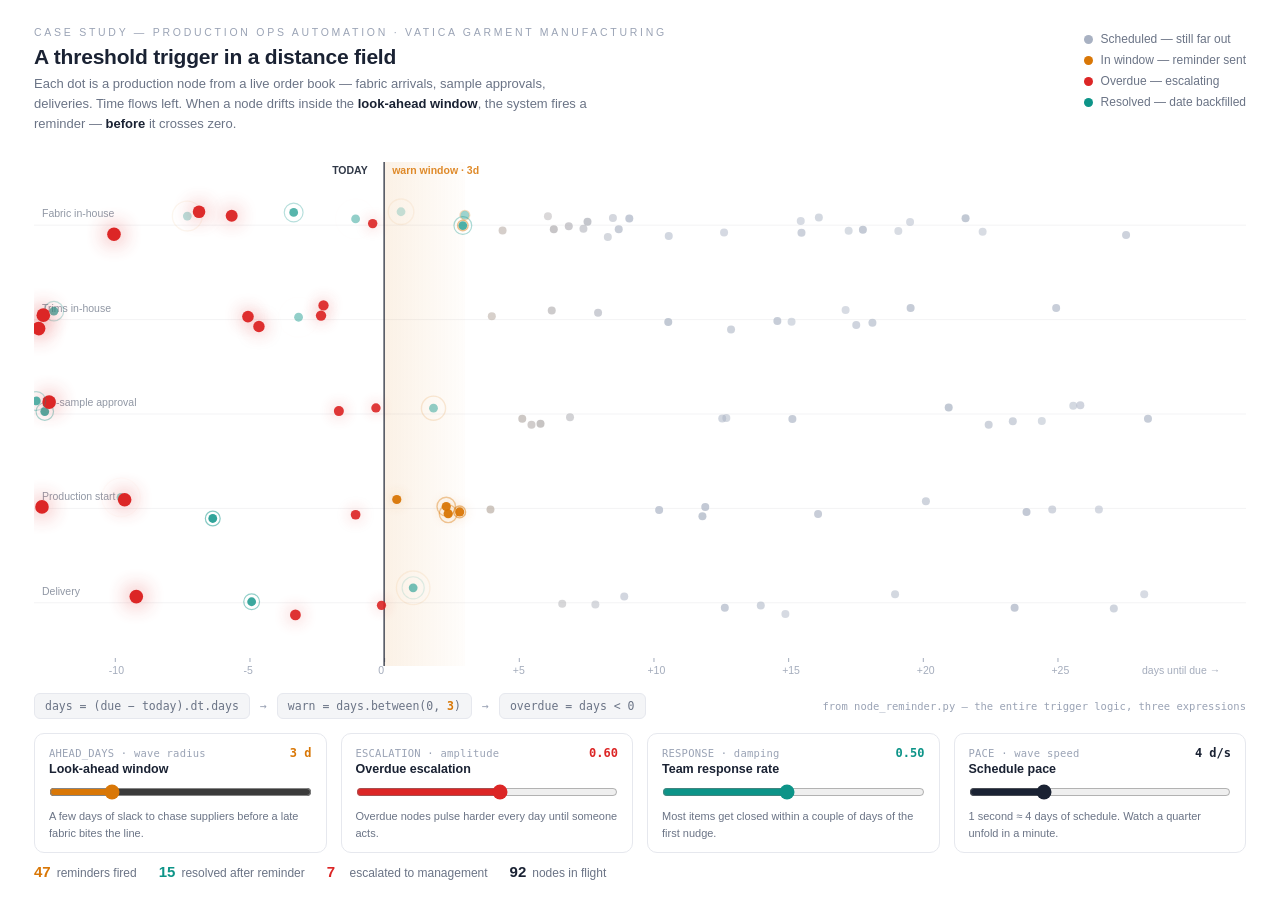
<file: hanyu-portfolio-round4/demos/vatica-threshold-field.html>
<!DOCTYPE html>
<html lang="en">
<head>
<meta charset="UTF-8">
<meta name="viewport" content="width=device-width, initial-scale=1.0">
<title>VATICA Node Reminder — A Threshold Trigger in a Distance Field</title>
<style>
  :root{
    --bg:#ffffff;
    --panel:#ffffff;
    --ink:#1a2233;
    --ink-dim:#6b7486;
    --ink-faint:#9aa3b5;
    --line:#e6e8ee;
    --idle:#a8b1c2;
    --idle-deep:#7d8799;
    --amber:#d97706;
    --amber-soft:rgba(217,119,6,0.08);
    --red:#dc2626;
    --teal:#0d9488;
    --code-bg:#f4f5f7;
  }
  *{ box-sizing:border-box; }
  html,body{ margin:0; height:100%; background:var(--bg); overflow:hidden;
    font-family:-apple-system,BlinkMacSystemFont,"Segoe UI",Inter,Helvetica,Arial,sans-serif;
    color:var(--ink); }
  #wrap{ display:flex; flex-direction:column; height:100vh; padding:26px 34px 20px; gap:0; }

  header{ display:flex; justify-content:space-between; align-items:flex-start; flex:0 0 auto; }
  .kicker{ font-size:10.5px; letter-spacing:.26em; color:var(--ink-faint); text-transform:uppercase; margin-bottom:7px; }
  h1{ margin:0 0 5px; font-size:21px; font-weight:650; letter-spacing:-0.01em; }
  .sub{ font-size:13px; color:var(--ink-dim); max-width:560px; line-height:1.55; }
  .sub b{ color:var(--ink); font-weight:600; }

  .legend{ display:flex; flex-direction:column; gap:7px; padding-top:6px; }
  .lg{ display:flex; align-items:center; gap:8px; font-size:12px; color:var(--ink-dim); white-space:nowrap; }
  .lg .d{ width:9px; height:9px; border-radius:50%; flex:0 0 auto; }

  #fieldbox{ position:relative; flex:1 1 auto; min-height:0; margin:14px 0 10px; }
  canvas{ position:absolute; inset:0; width:100%; height:100%; display:block; }

  .codestrip{
    flex:0 0 auto; display:flex; gap:10px; align-items:center; flex-wrap:wrap;
    font-family:"SF Mono",SFMono-Regular,Menlo,Consolas,monospace; font-size:11.5px;
    color:var(--ink-dim); margin-bottom:14px;
  }
  .codestrip .chip{ background:var(--code-bg); border:1px solid var(--line); border-radius:6px; padding:5px 10px; }
  .codestrip .chip em{ font-style:normal; color:var(--amber); font-weight:600; }
  .codestrip .arrow{ color:var(--ink-faint); }
  .codestrip .src{ margin-left:auto; font-family:inherit; font-size:10.5px; color:var(--ink-faint); }

  .controls{ flex:0 0 auto; display:grid; grid-template-columns:repeat(4,1fr); gap:14px; }
  .ctl{ background:var(--panel); border:1px solid var(--line); border-radius:10px; padding:12px 14px 11px; }
  .ctl .row1{ display:flex; justify-content:space-between; align-items:baseline; margin-bottom:2px; }
  .ctl .pname{ font-family:"SF Mono",Menlo,Consolas,monospace; font-size:10.5px; color:var(--ink-faint); letter-spacing:.02em; }
  .ctl .pval{ font-family:"SF Mono",Menlo,Consolas,monospace; font-size:12px; font-weight:600; }
  .ctl .oplabel{ font-size:12.5px; font-weight:600; margin-bottom:7px; }
  .ctl input[type=range]{ width:100%; margin:0 0 7px; accent-color:var(--ink); height:18px; }
  .ctl .consequence{ font-size:11px; line-height:1.5; color:var(--ink-dim); min-height:2.9em; }
  .ctl.c-amber .pval{ color:var(--amber); } .ctl.c-amber input{ accent-color:var(--amber); }
  .ctl.c-red .pval{ color:var(--red); }   .ctl.c-red input{ accent-color:var(--red); }
  .ctl.c-teal .pval{ color:var(--teal); } .ctl.c-teal input{ accent-color:var(--teal); }
  .ctl.c-ink .pval{ color:var(--ink); }

  .stats{ display:flex; gap:22px; align-items:baseline; padding-top:10px; }
  .stat{ display:flex; align-items:baseline; gap:6px; font-size:12px; color:var(--ink-dim); }
  .stat .n{ font-size:15px; font-weight:650; color:var(--ink); font-variant-numeric:tabular-nums; min-width:2ch; }
  .stat.s-amber .n{ color:var(--amber); } .stat.s-teal .n{ color:var(--teal); } .stat.s-red .n{ color:var(--red); }
</style>
</head>
<body>
<div id="wrap">
  <header>
    <div>
      <div class="kicker">Case Study — Production Ops Automation · VATICA Garment Manufacturing</div>
      <h1>A threshold trigger in a distance field</h1>
      <div class="sub">Each dot is a production node from a live order book — fabric arrivals, sample approvals, deliveries.
        Time flows left. When a node drifts inside the <b>look-ahead window</b>, the system fires a reminder —
        <b>before</b> it crosses zero.</div>
    </div>
    <div class="legend">
      <div class="lg"><span class="d" style="background:var(--idle)"></span>Scheduled — still far out</div>
      <div class="lg"><span class="d" style="background:var(--amber)"></span>In window — reminder sent</div>
      <div class="lg"><span class="d" style="background:var(--red)"></span>Overdue — escalating</div>
      <div class="lg"><span class="d" style="background:var(--teal)"></span>Resolved — date backfilled</div>
    </div>
  </header>

  <div id="fieldbox"><canvas id="c"></canvas></div>

  <div class="codestrip">
    <span class="chip">days = (due − today).dt.days</span>
    <span class="arrow">→</span>
    <span class="chip">warn = days.between(0, <em id="cAhead">3</em>)</span>
    <span class="arrow">→</span>
    <span class="chip">overdue = days &lt; 0</span>
    <span class="src">from node_reminder.py — the entire trigger logic, three expressions</span>
  </div>

  <div class="controls">
    <div class="ctl c-amber">
      <div class="row1"><span class="pname">AHEAD_DAYS · wave radius</span><span class="pval" id="vAhead">3 d</span></div>
      <div class="oplabel">Look-ahead window</div>
      <input type="range" id="sAhead" min="1" max="10" step="1" value="3">
      <div class="consequence" id="qAhead"></div>
    </div>
    <div class="ctl c-red">
      <div class="row1"><span class="pname">ESCALATION · amplitude</span><span class="pval" id="vEsc">0.6</span></div>
      <div class="oplabel">Overdue escalation</div>
      <input type="range" id="sEsc" min="0.1" max="1" step="0.05" value="0.6">
      <div class="consequence" id="qEsc"></div>
    </div>
    <div class="ctl c-teal">
      <div class="row1"><span class="pname">RESPONSE · damping</span><span class="pval" id="vResp">0.5</span></div>
      <div class="oplabel">Team response rate</div>
      <input type="range" id="sResp" min="0.05" max="1" step="0.05" value="0.5">
      <div class="consequence" id="qResp"></div>
    </div>
    <div class="ctl c-ink">
      <div class="row1"><span class="pname">PACE · wave speed</span><span class="pval" id="vPace">4 d/s</span></div>
      <div class="oplabel">Schedule pace</div>
      <input type="range" id="sPace" min="1" max="12" step="1" value="4">
      <div class="consequence" id="qPace"></div>
    </div>
  </div>

  <div class="stats">
    <div class="stat s-amber"><span class="n" id="nRem">0</span>reminders fired</div>
    <div class="stat s-teal"><span class="n" id="nRes">0</span>resolved after reminder</div>
    <div class="stat s-red"><span class="n" id="nEsc">0</span>escalated to management</div>
    <div class="stat"><span class="n" id="nAct">0</span>nodes in flight</div>
  </div>
</div>

<script>
(function(){
  const canvas = document.getElementById('c');
  const ctx = canvas.getContext('2d');
  const box = document.getElementById('fieldbox');

  const P = { ahead:3, esc:0.6, resp:0.5, pace:4 };

  const LANES = [
    'Fabric in-house',
    'Trims in-house',
    'PP-sample approval',
    'Production start',
    'Delivery',
  ];

  const DAY_MIN = -13, DAY_MAX = 32;  // visible day range
  let W=0, H=0, dpr=1, laneY=[], todayX=0, pxDay=0, fieldTop=0, fieldBot=0;

  function resize(){
    dpr = Math.min(window.devicePixelRatio||1, 2);
    W = box.clientWidth; H = box.clientHeight;
    canvas.width = W*dpr; canvas.height = H*dpr;
    canvas.style.width=W+'px'; canvas.style.height=H+'px';
    ctx.setTransform(dpr,0,0,dpr,0,0);
    fieldTop = 30; fieldBot = H-34;
    laneY = LANES.map((_,i)=> fieldTop + (fieldBot-fieldTop)*(i+0.5)/LANES.length );
    pxDay = W/(DAY_MAX-DAY_MIN);
    todayX = (0-DAY_MIN)*pxDay;
  }
  resize(); window.addEventListener('resize', resize);

  // ---- population ----
  let dots = [];
  let counters = { rem:0, res:0, esc:0 };
  function spawn(days){
    dots.push({
      days: days!==undefined ? days : DAY_MAX - Math.random()*3,
      lane: (Math.random()*LANES.length)|0,
      jit: (Math.random()-0.5)*0.5,
      phase: Math.random()*Math.PI*2,
      state: 'idle',          // idle | warn | overdue | resolved
      ring: 0,                // reminder ring animation 1->0
      fade: 1,                // resolve/escape fade
      resolveT: 0,
    });
  }
  // seed the field across the whole range so it starts alive
  for (let i=0;i<110;i++) spawn(DAY_MIN + Math.random()*(DAY_MAX-DAY_MIN));

  // ---- helpers ----
  function hex(h){ const n=parseInt(h.slice(1),16); return [(n>>16)&255,(n>>8)&255,n&255]; }
  const C_IDLE=hex('#a8b1c2'), C_AMBER=hex('#d97706'), C_RED=hex('#dc2626'), C_TEAL=hex('#0d9488');
  const mix=(a,b,t)=>[a[0]+(b[0]-a[0])*t,a[1]+(b[1]-a[1])*t,a[2]+(b[2]-a[2])*t];
  const rgba=(c,a)=>`rgba(${c[0]|0},${c[1]|0},${c[2]|0},${a})`;

  // ---- consequence copy ----
  const q = id=>document.getElementById(id);
  function updateCopy(){
    q('cAhead').textContent = P.ahead;
    q('vAhead').textContent = P.ahead+' d';
    q('qAhead').textContent =
      P.ahead<=2 ? 'Owners find out barely a day ahead — pure firefighting at the cutting table.' :
      P.ahead<=5 ? 'A few days of slack to chase suppliers before a late fabric bites the line.' :
                   'A full week of runway — issues surface long before they can cascade downstream.';
    q('vEsc').textContent = P.esc.toFixed(2);
    q('qEsc').textContent =
      P.esc<0.35 ? 'Overdue nodes whisper. Easy to scroll past in a busy inbox.' :
      P.esc<0.75 ? 'Overdue nodes pulse harder every day until someone acts.' :
                   'Overdue nodes shake the field — impossible to ignore, CC’d upward.';
    q('vResp').textContent = P.resp.toFixed(2);
    q('qResp').textContent =
      P.resp<0.3 ? 'Reminders ignored — red piles up left of the line and cascades.' :
      P.resp<0.7 ? 'Most items get closed within a couple of days of the first nudge.' :
                   'Items resolve almost as soon as they warn — the field stays calm.';
    q('vPace').textContent = P.pace+' d/s';
    q('qPace').textContent = '1 second ≈ '+P.pace+' days of schedule. Watch a quarter unfold in a minute.';
  }
  const bind=(id,key,parse)=>{ const el=q(id); el.addEventListener('input',()=>{ P[key]=parse(el.value); updateCopy(); }); };
  bind('sAhead','ahead',v=>+v); bind('sEsc','esc',v=>+v); bind('sResp','resp',v=>+v); bind('sPace','pace',v=>+v);
  updateCopy();

  // ---- sim ----
  let last = performance.now();
  function frame(now){
    let dt = Math.min(0.05,(now-last)/1000); last = now;
    const dDays = dt*P.pace;

    // spawn to keep density
    const target = 110;
    if (dots.length < target && Math.random() < dt*P.pace*1.6) spawn();

    for (const d of dots){
      if (d.state==='resolved'){ d.resolveT += dt; d.fade = Math.max(0, 1-d.resolveT/1.1); continue; }
      d.days -= dDays;

      if (d.state==='idle' && d.days <= P.ahead){
        d.state='warn'; d.ring=1; counters.rem++;
      }
      if ((d.state==='warn') && d.days < 0) d.state='overdue';
      // un-warn if window shrinks while still far out
      if (d.state==='warn' && d.days > P.ahead) d.state='idle';

      // resolution: response applies once activated; slightly harder once overdue
      if (d.state==='warn' || d.state==='overdue'){
        const k = d.state==='warn' ? 1.0 : 0.55;
        if (Math.random() < P.resp * k * dt * P.pace * 0.35){
          d.state='resolved'; counters.res++;
        }
      }
      if (d.days < DAY_MIN-1){ d.dead=true; counters.esc++; }
      d.ring = Math.max(0, d.ring - dt*1.6);
    }
    dots = dots.filter(d=>!d.dead && d.fade>0.01);

    draw(now/1000);
    updateStats();
    requestAnimationFrame(frame);
  }

  function updateStats(){
    q('nRem').textContent = counters.rem;
    q('nRes').textContent = counters.res;
    q('nEsc').textContent = counters.esc;
    q('nAct').textContent = dots.filter(d=>d.state!=='resolved').length;
  }

  function draw(t){
    ctx.clearRect(0,0,W,H);

    // lane guides + labels
    ctx.font='10.5px -apple-system,BlinkMacSystemFont,"Segoe UI",sans-serif';
    for (let i=0;i<LANES.length;i++){
      const y = laneY[i];
      ctx.strokeStyle='rgba(26,34,51,0.05)'; ctx.lineWidth=1;
      ctx.beginPath(); ctx.moveTo(0,y); ctx.lineTo(W,y); ctx.stroke();
      ctx.fillStyle='rgba(107,116,134,0.75)';
      ctx.fillText(LANES[i], 8, y-8);
    }

    // day axis ticks
    ctx.fillStyle='rgba(154,163,181,0.9)';
    for (let day=-10; day<=25; day+=5){
      const x=(day-DAY_MIN)*pxDay;
      ctx.fillRect(x, fieldBot+8, 1, 4);
      const lbl = day===0?'0':(day>0?'+'+day:''+day);
      ctx.fillText(lbl, x-6, fieldBot+24);
    }
    ctx.fillText('days until due →', W-104, fieldBot+24);

    // look-ahead band (the wave radius, live-bound to slider)
    const bandW = P.ahead*pxDay;
    const grad = ctx.createLinearGradient(todayX,0,todayX+bandW,0);
    grad.addColorStop(0,'rgba(217,119,6,0.10)');
    grad.addColorStop(1,'rgba(217,119,6,0.015)');
    ctx.fillStyle=grad;
    ctx.fillRect(todayX, fieldTop-16, bandW, fieldBot-fieldTop+32);
    ctx.fillStyle='rgba(217,119,6,0.85)';
    ctx.font='600 10.5px -apple-system,BlinkMacSystemFont,"Segoe UI",sans-serif';
    ctx.fillText('warn window · '+P.ahead+'d', todayX+8, fieldTop-4);

    // TODAY line
    ctx.strokeStyle='rgba(26,34,51,0.8)'; ctx.lineWidth=1.5;
    ctx.beginPath(); ctx.moveTo(todayX, fieldTop-16); ctx.lineTo(todayX, fieldBot+16); ctx.stroke();
    ctx.fillStyle='rgba(26,34,51,0.9)';
    ctx.font='650 10.5px -apple-system,BlinkMacSystemFont,"Segoe UI",sans-serif';
    ctx.fillText('TODAY', todayX-52, fieldTop-4);

    // dots
    const laneGap = (fieldBot-fieldTop)/LANES.length;
    for (const d of dots){
      const x = (d.days-DAY_MIN)*pxDay;
      if (x<-20||x>W+20) continue;
      let y = laneY[d.lane] + d.jit*laneGap*0.5;
      let col=C_IDLE, r=4, alpha=0.8*d.fade, glow=0;

      if (d.state==='idle'){
        const b=Math.sin(t*1.3+d.phase)*0.5+0.5;
        alpha=(0.45+b*0.25)*d.fade;
        const prox = 1-Math.min(1,Math.max(0,(d.days-P.ahead)/6));
        col = mix(C_IDLE, C_AMBER, prox*0.25);
      } else if (d.state==='warn'){
        col=C_AMBER; r=4.6; glow=0.35;
        y += Math.sin(t*5+d.phase)*1.5;
        alpha=0.95*d.fade;
      } else if (d.state==='overdue'){
        col=C_RED;
        const sev=Math.min(1,-d.days/9);
        r=4.6+sev*2.2;
        glow=0.35+sev*0.5;
        y += Math.sin(t*(6+sev*7)+d.phase) * (2+sev*11) * P.esc;   // amplitude = |days overdue| × ESCALATION
        alpha=(0.9+sev*0.1)*d.fade;
      } else if (d.state==='resolved'){
        col=C_TEAL; r=4.4; alpha=0.85*d.fade;
        y -= d.resolveT*9; // float up gently as it clears
      }

      if (glow>0){
        ctx.save();
        ctx.shadowBlur=8+glow*16; ctx.shadowColor=rgba(col,glow*d.fade);
        ctx.beginPath(); ctx.arc(x,y,r,0,Math.PI*2); ctx.fillStyle=rgba(col,alpha); ctx.fill();
        ctx.restore();
      } else {
        ctx.beginPath(); ctx.arc(x,y,r,0,Math.PI*2); ctx.fillStyle=rgba(col,alpha); ctx.fill();
      }

      // reminder ring: the moment the wavefront (window edge) reaches the node
      if (d.ring>0){
        ctx.beginPath(); ctx.arc(x,y,r+ (1-d.ring)*16, 0, Math.PI*2);
        ctx.strokeStyle=rgba(C_AMBER, d.ring*0.55*d.fade); ctx.lineWidth=1.4; ctx.stroke();
      }
      // resolved check ring
      if (d.state==='resolved' && d.resolveT<0.5){
        ctx.beginPath(); ctx.arc(x,y,r+3+d.resolveT*10,0,Math.PI*2);
        ctx.strokeStyle=rgba(C_TEAL,(1-d.resolveT*2)*0.5); ctx.lineWidth=1.2; ctx.stroke();
      }
    }
  }

  requestAnimationFrame(frame);
})();
</script>
</body>
</html>
</file>
<file: hanyu-portfolio-round4/style.css>
/* Cormorant — self-hosted, used only for the big HANYU / LIU wordmark */
@font-face{
  font-family:"Cormorant";
  src:url("assets/fonts/cormorant-latin-700-normal.woff2") format("woff2");
  font-weight:700; font-style:normal; font-display:swap;
}

/* Hanken Grotesk — self-hosted, used for all body/UI text site-wide */
@font-face{
  font-family:"Hanken Grotesk";
  src:url("assets/fonts/hanken-grotesk-latin-400-normal.woff2") format("woff2");
  font-weight:400; font-style:normal; font-display:swap;
}
@font-face{
  font-family:"Hanken Grotesk";
  src:url("assets/fonts/hanken-grotesk-latin-500-normal.woff2") format("woff2");
  font-weight:500; font-style:normal; font-display:swap;
}
@font-face{
  font-family:"Hanken Grotesk";
  src:url("assets/fonts/hanken-grotesk-latin-600-normal.woff2") format("woff2");
  font-weight:600; font-style:normal; font-display:swap;
}
@font-face{
  font-family:"Hanken Grotesk";
  src:url("assets/fonts/hanken-grotesk-latin-700-normal.woff2") format("woff2");
  font-weight:700; font-style:normal; font-display:swap;
}

/* ===== Hanyu Liu — shared design tokens ===== */
:root{
  --bg:#ffffff; --panel:#ffffff; --ink:#1a2233; --dim:#6b7486; --faint:#9aa3b5;
  --line:#e6e8ee; --amber:#d97706; --amber-soft:#fef3e2; --red:#dc2626; --teal:#0d9488;
  --violet:#7c5cff; --code:#f4f5f7; --mat:#f4f5f7; --mat-soft:#f9f9fb;
  --gutter:clamp(24px,3.2vw,56px);
}
*{ box-sizing:border-box; }
html{ scroll-behavior:smooth; }
body{
  margin:0; background:var(--bg); color:var(--ink);
  font-family:"Hanken Grotesk",-apple-system,BlinkMacSystemFont,"Segoe UI",Helvetica,Arial,sans-serif;
  -webkit-font-smoothing:antialiased;
}
a{ color:inherit; }
img{ max-width:100%; display:block; }

/* progressive-enhancement page transition (Chrome/Edge; no-ops elsewhere) */
@view-transition{ navigation:auto; }
::view-transition-old(root), ::view-transition-new(root){ animation-duration:.32s; }

/* scroll-reveal (site.js adds .in when an element enters the viewport) */
.reveal{ opacity:0; transform:translateY(16px); transition:opacity .6s ease, transform .6s ease; }
.reveal.in{ opacity:1; transform:none; }

/* full-bleed containers — fixed gutters, no centered max-width, so the
   page fills wide monitors edge-to-edge instead of floating in a column */
.wrap{ padding:0 var(--gutter); }
.wrap-narrow{ max-width:760px; padding:0 var(--gutter); }

/* =========================================================
   STICKY COMPACT BAR — the big H / L mark, shrunk down but held
   in the SAME two columns (H at the left gutter, L where the
   big mark's second letter sits) so it reads as one continuous
   shrink, not a swap to a different lockup. Hover either letter
   to reveal "Hanyu Liu" as a native tooltip. Toggled by site.js
   (.scrolled on body).
   ========================================================= */
.stickybar{
  position:fixed; top:0; left:0; right:0; z-index:80;
  display:grid; grid-template-columns:repeat(4,1fr); column-gap:16px; align-items:center;
  padding:14px var(--gutter); background:rgba(255,255,255,.88); backdrop-filter:blur(10px);
  border-bottom:1px solid var(--line);
  transform:translateY(-100%); opacity:0;
  transition:transform .28s ease, opacity .28s ease;
}
body.scrolled .stickybar{ transform:translateY(0); opacity:1; }
.stickybar .sb-h, .stickybar .sb-l{
  display:flex; align-items:center; gap:9px;
  font-size:14px; font-weight:650; letter-spacing:-0.01em; color:var(--ink); line-height:1;
  text-decoration:none; justify-self:start;
}
.stickybar .sb-logo{
  width:30px; height:30px; border-radius:50%; background:var(--ink); color:#fff; flex:0 0 auto;
  display:flex; align-items:center; justify-content:center; font-size:13px; font-weight:800;
}
.stickybar .sb-hanzi{ font-weight:600; }
.stickybar .sb-l{ grid-column:3; }
.stickybar nav{ grid-column:2; display:flex; align-items:center; gap:22px; }
.stickybar nav a{ font-size:13px; color:var(--dim); text-decoration:none; font-weight:500; }
.stickybar nav a:hover{ color:var(--ink); }
.stickybar nav a.active{ color:var(--ink); font-weight:650; }
@media (max-width:760px){
  .stickybar{ padding:10px 18px; grid-template-columns:repeat(2,1fr); row-gap:8px; }
  .stickybar .sb-l{ grid-column:2; }
  .stickybar nav{ grid-column:1/-1; gap:16px; }
}

/* =========================================================
   SITEHEAD — big split wordmark + hairline info bar
   shared across every page
   ========================================================= */
.sitehead{ padding:26px var(--gutter) 0; }
.sitehead a{ text-decoration:none; }

.cols4{ display:grid; grid-template-columns:repeat(4,1fr); column-gap:16px; }

.mark{ align-items:end; padding-bottom:6px; position:relative; }
.mark span, .mark a.m1, .mark a.m2{
  display:block; font-family:"Cormorant",Georgia,serif; font-size:clamp(72px,10.4vw,178px);
  font-weight:700; letter-spacing:-0.01em;
  line-height:.82; color:var(--ink); text-decoration:none;
}
.mark .m1{ grid-column:1/3; }
.mark .m2{ grid-column:3/5; }

/* nav lives inline with the big mark now, tucked in the empty space
   to the right of the (short) second word, top-aligned */
.mark .marknav{
  position:absolute; top:2px; right:0; display:flex; gap:22px;
  font-family:"Hanken Grotesk",-apple-system,BlinkMacSystemFont,"Segoe UI",Helvetica,Arial,sans-serif;
}
.mark .marknav a{ font-size:13px; color:var(--dim); font-weight:500; text-decoration:none; }
.mark .marknav a:hover{ color:var(--ink); }
.mark .marknav a.active{ color:var(--ink); font-weight:650; }

/* generic status dot, reused outside the header bar too (e.g. about page) */
.dot{ width:7px; height:7px; border-radius:50%; background:var(--teal); flex:0 0 auto; display:inline-block;
  vertical-align:middle; box-shadow:0 0 0 3px rgba(13,148,136,.15); animation:pulse 2.4s ease-in-out infinite; }
@keyframes pulse{ 0%,100%{ opacity:1; } 50%{ opacity:.45; } }

.hbar{
  padding:14px 0 13px; border-top:1px solid var(--line);
  font-size:12.5px; color:var(--dim);
}
.hbar .hb{ line-height:1.5; }
.hbar .hb.bio{ grid-column:1/4; font-size:13px; line-height:1.65; white-space:nowrap; overflow:hidden; text-overflow:ellipsis; }
.hbar .hb.bio b{ color:var(--ink); }
.hbar .hb.status{ display:flex; align-items:center; gap:7px; grid-column:4; justify-content:flex-end; }

@media (max-width:760px){
  .sitehead{ padding:20px 18px 0; }
  .cols4{ grid-template-columns:repeat(2,1fr); row-gap:10px; }
  .mark span, .mark a.m1, .mark a.m2{ font-size:clamp(40px,16vw,84px); }
  .mark .m1{ grid-column:1/-1; }
  .mark .m2{ grid-column:1/-1; margin-top:4px; }
  .mark .marknav{ position:static; margin-top:12px; gap:16px; }
  .hbar{ padding:12px 0; }
  .hbar .hb.bio{ grid-column:1/-1; max-width:none; white-space:normal; }
  .hbar .hb.status{ grid-column:1/-1; justify-content:flex-start; margin-top:8px; }
}

footer.sitefoot{ padding:56px 0 72px; font-size:13px; color:var(--faint); text-align:center; }
footer.sitefoot a{ color:var(--dim); text-decoration:none; }

/* =========================================================
   PROJECT GRID (index.html) — full-bleed N-across card grid
   ========================================================= */
.pgrid{
  display:grid; grid-template-columns:repeat(4,1fr); column-gap:20px; row-gap:36px;
  padding:100px 0 10px;
}
.pcard{ border-top:1px solid var(--line); padding-top:16px; }
.pcard .phead{ display:flex; justify-content:space-between; align-items:baseline; margin-bottom:13px; gap:10px; }
.pcard .phead .pt{ font-size:13.5px; font-weight:400; color:var(--ink); line-height:1.3; }
.pcard .phead .pc{ font-size:11px; color:var(--dim); margin-top:2px; }
.pcard .phead .pid{ font-size:12px; color:var(--faint); font-variant-numeric:tabular-nums; flex:0 0 auto; }

.ptile{
  display:block; text-decoration:none; color:inherit; position:relative;
  background:var(--mat); border-radius:6px; overflow:hidden;
  padding:72px 72px 0;
  transition:box-shadow .3s ease;
}
.ptile:hover{ box-shadow:inset 0 0 0 1px var(--line); }
.ptile .pmedia{
  min-height:170px; aspect-ratio:4/4.9; overflow:hidden; position:relative;
  border-radius:0; box-shadow:0 0 0 6px #fff;
  transition:transform .5s cubic-bezier(.2,.8,.2,1);
}
.ptile.slot .pmedia{ box-shadow:none; }
.ptile:hover .pmedia{ transform:scale(1.02); }
.ptile .pmedia img{ width:100%; height:100%; object-fit:cover; display:block; }

/* placeholder projects without real screenshots yet — same size/position as
   a real photo poster (fills .pmedia edge to edge, cropped at the bottom by
   the same fixed aspect-ratio box), with a flat 3D-offset drop shadow
   instead of the white ring used for real photos/demos */
.ptile .pmedia.swatch{
  box-shadow:10px 10px 0 rgba(26,34,51,0.10);
  transition:transform .3s ease, box-shadow .3s ease;
}
.ptile:hover .pmedia.swatch{
  transform:translate(-3px,-3px) !important;
  box-shadow:13px 13px 0 rgba(26,34,51,0.13);
}

/* placeholder palette — brighter, cleaner, higher-contrast tones (avoiding
   the earlier muddy/desaturated earth tones); still mixes warm and cool so
   no two similar hues land in the same homepage row */
.sw-slate{ background:#1e2340; }  /* clean deep navy */
.sw-stone{ background:#d1602f; }  /* bright warm rust-orange */
.sw-clay{  background:#c9503f; }
.sw-teal{  background:#2f8f65; }  /* clean saturated emerald green */
.sw-ink{   background:#181c24; }
.sw-sand{  background:#c9a468; }  /* brighter warm gold-tan */
.sw-cream{ background:#e9e4d8; }

/* Malin+Goetz-style label poster — real project preview copy laid directly
   on a muted, sophisticated color field, no boxes/cards around the text,
   just a type hierarchy (brand mark → tagline → description → fine print
   → a bold closing stat), same framing (white ring) as a real photo tile */
.pmedia.plabel{
  display:flex; flex-direction:column; color:#fff; text-align:left;
  padding:24px 22px 20px;
}
.pmedia.plabel .pl-top{ margin-bottom:18px; }
.pmedia.plabel .pl-brand{
  font-family:"Cormorant",Georgia,serif; font-weight:700; letter-spacing:-0.01em;
  font-size:clamp(26px,2.6vw,36px); line-height:1;
}
.pmedia.plabel .pl-sub{ font-size:14px; font-weight:400; margin-top:4px; opacity:.92; }
.pmedia.plabel .pl-desc{ font-size:11.5px; line-height:1.65; max-width:90%; opacity:.94; }
.pmedia.plabel .pl-meta{
  font-size:9px; line-height:1.7; letter-spacing:.03em; opacity:.72;
  margin-top:auto; padding-top:18px;
}
.pmedia.plabel .pl-stat{ font-size:15.5px; font-weight:700; margin-top:8px; }
.pmedia.plabel .pl-stat span{ font-weight:400; font-size:10.5px; opacity:.85; }
.pl-pocoo{ background:#7d8f6e; }
.pl-vatica{ background:#b97b6a; }

/* homepage-only poster/collage tile — several real photos combined into one
   card image. Detail pages never use this; they lead with the live demo. */
.poster{ display:grid; grid-template-rows:1fr .58fr; gap:3px; width:100%; height:100%; }
.poster .p-main, .poster .p-cell{ overflow:hidden; }
.poster .p-strip{ display:grid; grid-template-columns:1fr 1fr; gap:3px; }
.poster img{ width:100%; height:100%; object-fit:cover; display:block; }

.ptile.slot{ border:1px dashed var(--line); background:transparent; }
.ptile.slot .pmedia{ display:flex; align-items:center; justify-content:center;
  color:var(--faint); font-size:12px; text-align:center; padding:14px; }
.ptile.slot:hover{ box-shadow:none; }

@media (max-width:980px){ .pgrid{ grid-template-columns:repeat(2,1fr); } }
@media (max-width:560px){ .pgrid{ grid-template-columns:1fr; row-gap:30px; } }

/* =========================================================
   PROJECT DETAIL — sticky media rail (left) + scrolling
   gray text column (right): metadata + full case narrative
   ========================================================= */
.pdethead{ padding:8px var(--gutter) 0; }
.pdethead .back{ font-size:12px; color:var(--faint); text-decoration:none; }
.pdethead .back:hover{ color:var(--dim); }

.pdcase{
  /* golden-ratio split — media column is the 0.618 major, text rail the 0.382
     minor, mirroring the Vibe Coding item panel (whose text rail is the minor
     share of the *other* side) at the same proportions */
  margin:18px 0 0; background:#fff;
  display:grid; grid-template-columns:61.8% 38.2%; align-items:start;
}
.pdcase .pdmedia-col{
  display:flex; flex-direction:column; gap:18px; padding:32px 34px 40px var(--gutter);
  position:sticky; top:26px; background:#fff;
}
.pdcase .pdmedia-col img, .pdcase .pdmedia-col iframe{
  width:94%; margin:0 auto; border-radius:0; border:1px solid var(--line); display:block; background:#fff;
}
.pdcase .pdmedia-col iframe{ aspect-ratio:16/9.4; }
.pdcase .pdmedia-col .cap{ font-size:12px; color:var(--faint); margin-top:-8px; line-height:1.5; width:94%; margin-left:auto; margin-right:auto; }
.pdcase .pdmedia-col .cap b{ color:var(--dim); font-weight:600; }

.pdcase .pdtext-col{
  position:relative; padding:32px var(--gutter) 70px 34px; min-height:100vh;
  border-left:1px solid var(--line); background:#fff;
}
.pdcase .back-icon{
  position:absolute; top:28px; right:var(--gutter);
  width:36px; height:36px; border-radius:50%; border:1px solid var(--line);
  background:#fff; display:flex; align-items:center; justify-content:center;
  color:var(--dim); text-decoration:none; transition:background .2s ease, color .2s ease, transform .2s ease;
}
.pdcase .back-icon svg{ width:16px; height:16px; }
.pdcase .back-icon:hover{ background:var(--ink); color:#fff; transform:translateY(-1px); }
.pdcase .pdtitle{ font-size:17px; font-weight:650; }
.pdcase .pdtype{ font-size:12px; color:var(--dim); margin-top:2px; margin-bottom:4px; }

.pdrow{ display:flex; justify-content:space-between; gap:16px; padding:11px 0; border-top:1px solid var(--line);
  font-size:12.5px; }
.pdrow:first-of-type{ margin-top:14px; }
.pdrow .k{ color:var(--faint); flex:0 0 auto; }
.pdrow .v{ color:var(--dim); text-align:right; }
.pdrow .v.list{ text-align:right; }
.pdrow .v.list div{ margin-bottom:2px; }
.pdrow .v a{ color:var(--amber); font-weight:600; text-decoration:none; }
.pdrow .v a:hover{ text-decoration:underline; }

@media (max-width:860px){
  .pdcase{ grid-template-columns:1fr; }
  .pdcase .pdmedia-col{ position:static; padding:24px 18px 20px; }
  .pdcase .pdtext-col{ padding:20px 18px 50px; min-height:0; border-left:none; border-top:1px solid var(--line); }
  .pdcase .back-icon{ top:16px; right:16px; }
}

/* =========================================================
   ABOUT — left metadata column + right bio column (about.html)
   ========================================================= */
.about-split{
  display:grid; grid-template-columns:1fr 1fr; column-gap:80px;
  padding:100px 0 100px;
}
.about-split .am-col .am-fields{
  display:flex; flex-wrap:wrap; gap:40px; border-top:1px solid var(--line); padding-top:16px; margin-bottom:36px;
}
.about-split .am-col .am-field{ font-size:12.5px; }
.about-split .am-col .k{ color:var(--faint); margin-bottom:5px; }
.about-split .am-col .v{ color:var(--ink); font-weight:500; line-height:1.6; }
.about-split .am-col .v a{ color:var(--ink); text-decoration:none; }
.about-split .am-col .v a:hover{ text-decoration:underline; }
.about-split .am-col .v .dot{ margin-right:6px; }

.about-split .ab-col{ max-width:640px; border-top:1px solid var(--line); padding-top:16px; }
.about-split .am-col .portrait{
  width:100%; max-width:220px; aspect-ratio:3/4; border-radius:10px; overflow:hidden;
  border:1px solid var(--line); background:linear-gradient(135deg,#1a2233,#2c3850);
  display:flex; align-items:center; justify-content:center;
}
.about-split .am-col .portrait img{ width:100%; height:100%; object-fit:cover; }
.about-split .am-col .portrait .mono{ color:#fff; font-size:28px; font-weight:650; letter-spacing:.04em; }
.about-split .ab-col .lead{ font-size:19px; line-height:1.6; color:var(--ink); font-weight:500; margin:0 0 22px; }
.about-split .ab-col .sub{ font-size:13.5px; line-height:1.75; color:var(--dim); margin:0 0 30px; }
.about-split .ablinks{ display:flex; flex-wrap:wrap; gap:26px; }
.about-split .ablinks a{
  font-size:13.5px; font-weight:600; color:var(--dim); text-decoration:none;
  transition:color .2s ease;
}
.about-split .ablinks a:hover{ color:var(--ink); }
.about-split .sig{ margin-top:34px; padding-top:18px; border-top:1px solid var(--line); font-size:12px; color:var(--faint); line-height:1.8; }

@media (max-width:860px){
  .about-split{ grid-template-columns:1fr; row-gap:30px; padding:30px 0 70px; }
}

/* view-transition names — give matching grid tile + detail hero the same name to morph between them */
.vt-vatica{ view-transition-name:vt-vatica; }
</file>
